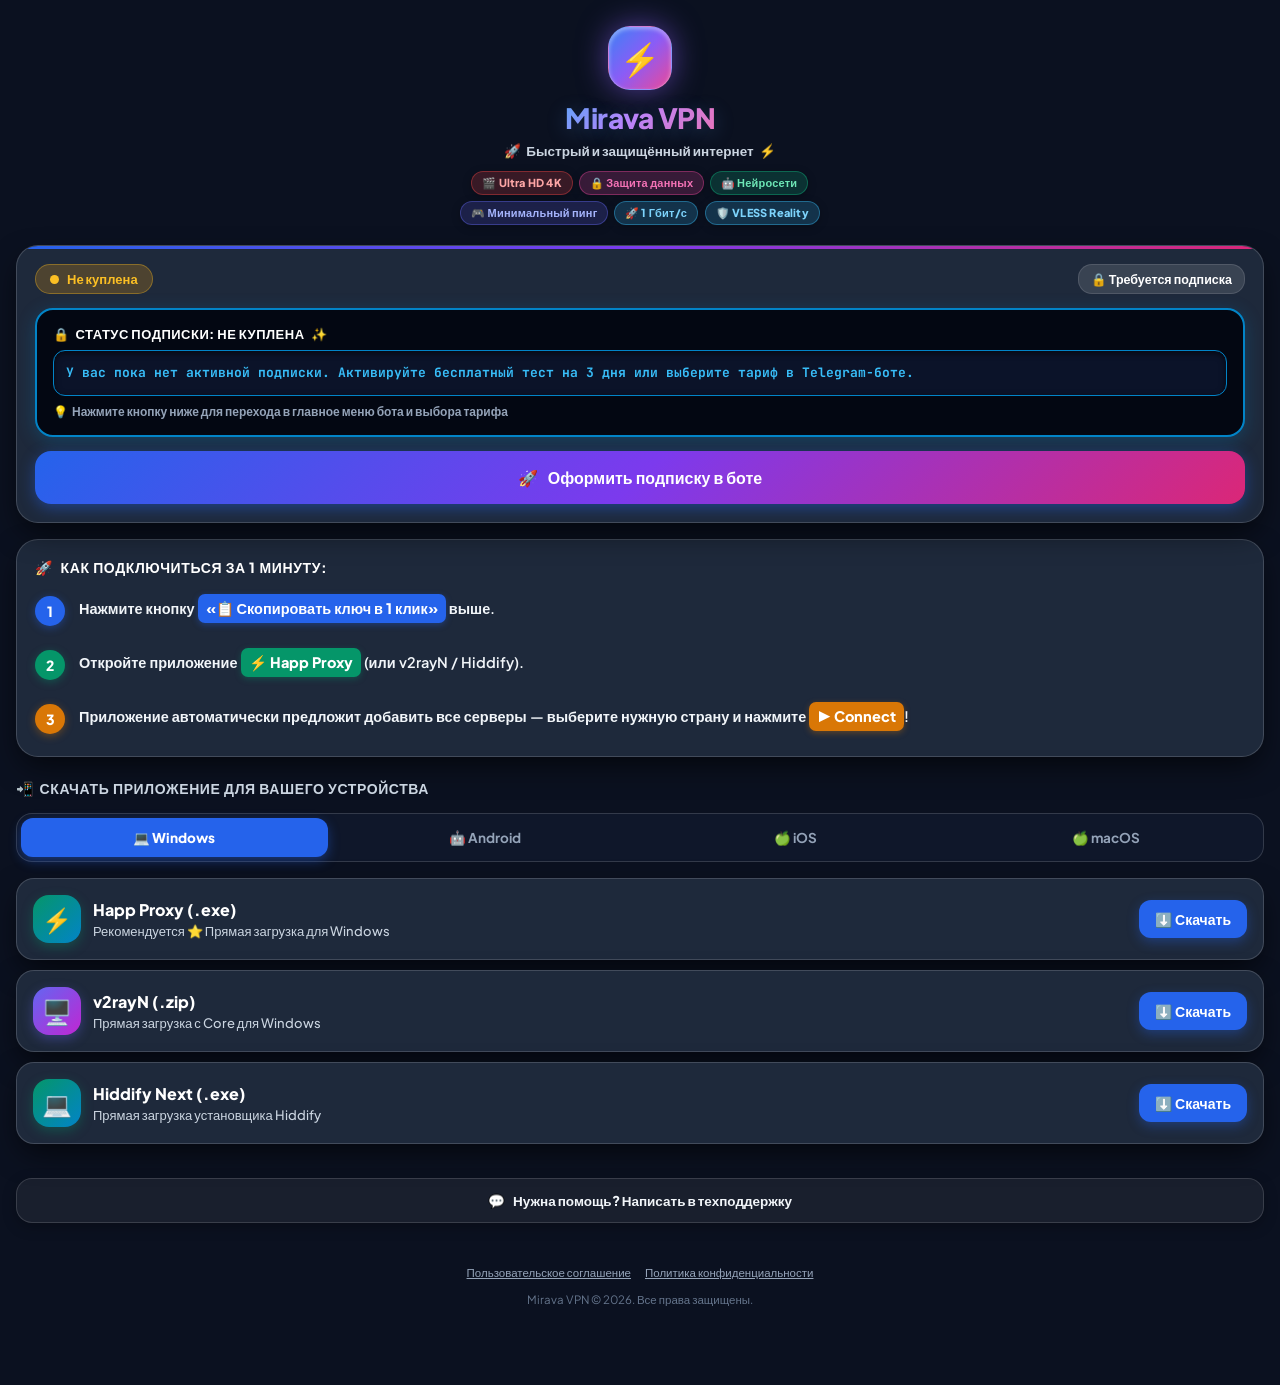
<file: index.html>
<!DOCTYPE html>
<html lang="ru">
<head>
  <meta charset="UTF-8">
  <meta name="viewport" content="width=device-width, initial-scale=1.0, maximum-scale=1.0, user-scalable=no, viewport-fit=cover">
  <meta http-equiv="Cache-Control" content="no-cache, no-store, must-revalidate">
  <meta http-equiv="Pragma" content="no-cache">
  <meta http-equiv="Expires" content="0">
  <meta name="color-scheme" content="dark">
  <meta name="theme-color" content="#0b1120">
  <title>Mirava VPN</title>
  
  <!-- Premium Fonts -->
  <link rel="preconnect" href="https://fonts.googleapis.com">
  <link rel="preconnect" href="https://fonts.gstatic.com" crossorigin>
  <link href="https://fonts.googleapis.com/css2?family=Plus+Jakarta+Sans:wght@500;600;700;800;900&family=JetBrains+Mono:wght@600;700;800&display=swap" rel="stylesheet">
  
  <script src="https://telegram.org/js/telegram-web-app.js"></script>
  <style>
    :root {
      --bg: #0b1120;
      --card-bg: #1e293b;
      --card-border: rgba(255, 255, 255, 0.16);
      --card-shadow: 0 12px 30px -5px rgba(0, 0, 0, 0.65);
      
      --text-main: #ffffff;
      --text-secondary: #f1f5f9;
      --text-muted: #94a3b8;
      
      --accent-gradient: linear-gradient(135deg, #2563eb 0%, #7c3aed 50%, #db2777 100%);
      --happ-gradient: linear-gradient(135deg, #059669 0%, #0284c7 100%);
      --incy-gradient: linear-gradient(135deg, #6366f1 0%, #c026d3 100%);
      
      --cyan: #38bdf8;
      --green: #4ade80;
      --gold: #fbbf24;
    }

    * {
      box-sizing: border-box;
      margin: 0;
      padding: 0;
      -webkit-tap-highlight-color: transparent;
      font-family: 'Plus Jakarta Sans', -apple-system, BlinkMacSystemFont, "Segoe UI", Roboto, sans-serif;
    }

    html {
      background-color: #0b1120 !important;
      background: #0b1120 !important;
      color: #ffffff !important;
    }

    body {
      background-color: #0b1120 !important;
      background: #0b1120 !important;
      color: #ffffff !important;
      min-height: 100vh;
      padding: 16px;
      padding-bottom: 50px;
      display: flex;
      flex-direction: column;
      gap: 16px;
    }

    /* HEADER */
    .header {
      text-align: center;
      padding: 10px 0 4px;
      display: flex;
      flex-direction: column;
      align-items: center;
    }

    .logo-badge {
      display: inline-flex;
      align-items: center;
      justify-content: center;
      width: 64px;
      height: 64px;
      border-radius: 22px;
      background: linear-gradient(135deg, #3b82f6 0%, #8b5cf6 50%, #ec4899 100%);
      box-shadow: 0 0 30px rgba(139, 92, 246, 0.55), inset 0 2px 4px rgba(255, 255, 255, 0.4);
      border: 1px solid rgba(255, 255, 255, 0.25);
      margin-bottom: 10px;
      font-size: 32px;
      animation: glowPulse 3s infinite alternate;
    }

    @keyframes glowPulse {
      0% {
        box-shadow: 0 0 22px rgba(59, 130, 246, 0.5), 0 0 45px rgba(139, 92, 246, 0.25);
        transform: scale(1);
      }
      100% {
        box-shadow: 0 0 35px rgba(236, 72, 153, 0.6), 0 0 60px rgba(59, 130, 246, 0.35);
        transform: scale(1.03);
      }
    }

    .title {
      font-size: 28px;
      font-weight: 900;
      letter-spacing: -0.5px;
      background: linear-gradient(135deg, #60a5fa 0%, #c084fc 45%, #f472b6 100%);
      -webkit-background-clip: text;
      -webkit-text-fill-color: transparent;
      margin-bottom: 4px;
      text-shadow: 0 4px 20px rgba(96, 165, 250, 0.25);
    }

    .subtitle {
      font-size: 13.5px;
      color: #cbd5e1 !important;
      margin-top: 3px;
      font-weight: 600;
      display: flex;
      align-items: center;
      gap: 5px;
      justify-content: center;
    }

    /* FEATURE CHIPS ROW */
    .feature-chips {
      display: flex;
      flex-wrap: wrap;
      justify-content: center;
      gap: 6px;
      margin-top: 12px;
      max-width: 360px;
    }

    .chip {
      font-size: 11px;
      font-weight: 800;
      padding: 4px 10px;
      border-radius: 20px;
      backdrop-filter: blur(4px);
      letter-spacing: 0.2px;
      display: inline-flex;
      align-items: center;
      gap: 4px;
      box-shadow: 0 2px 8px rgba(0, 0, 0, 0.25);
    }
    .chip-yt { background: rgba(239, 68, 68, 0.2); border: 1px solid rgba(239, 68, 68, 0.4); color: #fca5a5; }
    .chip-ig { background: rgba(236, 72, 153, 0.2); border: 1px solid rgba(236, 72, 153, 0.4); color: #f472b6; }
    .chip-ai { background: rgba(16, 185, 129, 0.2); border: 1px solid rgba(16, 185, 129, 0.4); color: #6ee7b7; }
    .chip-dc { background: rgba(99, 102, 241, 0.2); border: 1px solid rgba(99, 102, 241, 0.4); color: #a5b4fc; }
    .chip-loc { background: rgba(56, 189, 248, 0.2); border: 1px solid rgba(56, 189, 248, 0.4); color: #7dd3fc; }

    /* STATUS CARD */
    .status-card {
      background: #1e293b !important;
      border: 1px solid rgba(255, 255, 255, 0.16) !important;
      border-radius: 22px;
      padding: 18px;
      box-shadow: var(--card-shadow);
      display: flex;
      flex-direction: column;
      gap: 14px;
      position: relative;
      overflow: hidden;
    }

    .status-card::before {
      content: '';
      position: absolute;
      top: 0;
      left: 0;
      right: 0;
      height: 3px;
      background: var(--accent-gradient);
    }

    .status-row {
      display: flex;
      justify-content: space-between;
      align-items: center;
      gap: 8px;
    }

    .badge-active {
      display: inline-flex;
      align-items: center;
      gap: 8px;
      background: rgba(34, 197, 94, 0.22) !important;
      color: #4ade80 !important;
      padding: 6px 14px;
      border-radius: 20px;
      font-size: 13px;
      font-weight: 800;
      border: 1px solid rgba(74, 222, 128, 0.35);
    }

    .badge-pulse {
      width: 9px;
      height: 9px;
      background: #4ade80;
      border-radius: 50%;
      animation: pulse 2s infinite;
    }

    .badge-inactive {
      display: inline-flex;
      align-items: center;
      gap: 8px;
      background: rgba(239, 68, 68, 0.22) !important;
      color: #f87171 !important;
      padding: 6px 14px;
      border-radius: 20px;
      font-size: 13px;
      font-weight: 800;
      border: 1px solid rgba(248, 113, 113, 0.35);
    }

    .badge-dot-inactive {
      width: 9px;
      height: 9px;
      background: #f87171;
      border-radius: 50%;
    }

    .badge-unpaid {
      display: inline-flex;
      align-items: center;
      gap: 8px;
      background: rgba(245, 158, 11, 0.22) !important;
      color: #fbbf24 !important;
      padding: 6px 14px;
      border-radius: 20px;
      font-size: 13px;
      font-weight: 800;
      border: 1px solid rgba(251, 191, 36, 0.35);
    }

    .badge-dot-unpaid {
      width: 9px;
      height: 9px;
      background: #fbbf24;
      border-radius: 50%;
    }

    .btn-buy-mode {
      background: linear-gradient(135deg, #2563eb 0%, #7c3aed 100%) !important;
      box-shadow: 0 4px 15px rgba(37, 99, 235, 0.45) !important;
    }

    @keyframes pulse {
      0% { opacity: 1; transform: scale(1); }
      50% { opacity: 0.4; transform: scale(1.3); }
      100% { opacity: 1; transform: scale(1); }
    }

    .servers-count-tag {
      font-size: 12.5px;
      color: #ffffff !important;
      background: rgba(255, 255, 255, 0.12) !important;
      padding: 6px 12px;
      border-radius: 14px;
      font-weight: 800;
      border: 1px solid rgba(255, 255, 255, 0.12);
      display: flex;
      align-items: center;
      gap: 5px;
    }

    /* SUBSCRIPTION LINK BOX - ULTRA HIGH CONTRAST */
    .sub-box {
      background: #030712 !important;
      border-radius: 18px;
      padding: 16px;
      border: 2px solid #0284c7 !important;
      box-shadow: 0 4px 18px rgba(2, 132, 199, 0.28);
    }

    .sub-label {
      font-size: 13px;
      color: #ffffff !important;
      margin-bottom: 8px;
      font-weight: 800;
      letter-spacing: 0.5px;
      text-transform: uppercase;
      display: flex;
      align-items: center;
      gap: 6px;
    }

    .sub-value {
      font-family: 'JetBrains Mono', ui-monospace, SFMono-Regular, monospace;
      font-size: 13px;
      font-weight: 700;
      word-break: break-all;
      color: #38bdf8 !important;
      user-select: all;
      line-height: 1.55;
      background: #0b1329 !important;
      padding: 12px;
      border-radius: 12px;
      border: 1.5px solid #0284c7 !important;
      box-shadow: inset 0 2px 6px rgba(0, 0, 0, 0.6);
    }

    .sub-hint {
      margin-top: 8px;
      font-size: 12px;
      color: #94a3b8;
      font-weight: 600;
      display: flex;
      align-items: center;
      gap: 4px;
    }

    /* BUTTONS */
    .btn-main-copy {
      background: var(--accent-gradient) !important;
      color: #ffffff !important;
      border: none;
      padding: 16px;
      border-radius: 16px;
      font-size: 16px;
      font-weight: 800;
      cursor: pointer;
      display: flex;
      align-items: center;
      justify-content: center;
      gap: 10px;
      box-shadow: 0 8px 25px rgba(124, 58, 237, 0.45);
      transition: transform 0.1s, opacity 0.2s;
    }

    .btn-main-copy:active {
      transform: scale(0.98);
      opacity: 0.9;
    }

    .btn-actions-grid {
      display: grid;
      grid-template-columns: 1fr 1fr;
      gap: 10px;
    }

    .btn-connect-happ {
      background: var(--happ-gradient) !important;
      color: #ffffff !important;
      border: none;
      padding: 14px 10px;
      border-radius: 14px;
      font-size: 14px;
      font-weight: 800;
      cursor: pointer;
      display: flex;
      align-items: center;
      justify-content: center;
      gap: 8px;
      box-shadow: 0 4px 16px rgba(5, 150, 105, 0.45);
      transition: transform 0.1s;
    }

    .btn-connect-happ:active {
      transform: scale(0.97);
    }

    .btn-connect-incy {
      background: var(--incy-gradient) !important;
      color: #ffffff !important;
      border: none;
      padding: 14px 10px;
      border-radius: 14px;
      font-size: 14px;
      font-weight: 800;
      cursor: pointer;
      display: flex;
      align-items: center;
      justify-content: center;
      gap: 8px;
      box-shadow: 0 4px 16px rgba(99, 102, 241, 0.45);
      transition: transform 0.1s;
    }

    .btn-connect-incy:active {
      transform: scale(0.97);
    }

    /* HOW TO CONNECT STEPS */
    .steps-card {
      background: #1e293b !important;
      border: 1px solid rgba(255, 255, 255, 0.16) !important;
      border-radius: 22px;
      padding: 18px;
      box-shadow: var(--card-shadow);
      display: flex;
      flex-direction: column;
      gap: 14px;
    }

    .steps-title {
      font-size: 14px;
      font-weight: 800;
      text-transform: uppercase;
      letter-spacing: 0.6px;
      color: #ffffff !important;
      display: flex;
      align-items: center;
      gap: 8px;
    }

    .step-item {
      display: flex;
      align-items: flex-start;
      gap: 14px;
      padding: 4px 0;
    }

    .step-num {
      width: 30px;
      height: 30px;
      border-radius: 50%;
      background: #2563eb !important;
      color: #ffffff !important;
      font-weight: 800;
      font-size: 14px;
      display: flex;
      align-items: center;
      justify-content: center;
      flex-shrink: 0;
      margin-top: 2px;
      box-shadow: 0 2px 8px rgba(37, 99, 235, 0.4);
    }

    .step-num.green {
      background: #059669 !important;
      box-shadow: 0 2px 8px rgba(5, 150, 105, 0.4);
    }

    .step-num.gold {
      background: #d97706 !important;
      box-shadow: 0 2px 8px rgba(217, 119, 6, 0.4);
    }

    .step-content {
      font-size: 14.5px;
      line-height: 1.6;
      color: #f1f5f9 !important;
      font-weight: 600;
    }
    
    /* SOLID CONTRAST BADGES */
    .hl-blue {
      color: #ffffff !important;
      background: #2563eb !important;
      padding: 3px 8px;
      border-radius: 7px;
      font-weight: 800;
      display: inline-block;
      box-shadow: 0 2px 6px rgba(37, 99, 235, 0.35);
    }

    .hl-green {
      color: #ffffff !important;
      background: #059669 !important;
      padding: 3px 8px;
      border-radius: 7px;
      font-weight: 800;
      display: inline-block;
      box-shadow: 0 2px 6px rgba(5, 150, 105, 0.35);
    }

    .hl-gold {
      color: #ffffff !important;
      background: #d97706 !important;
      padding: 3px 8px;
      border-radius: 7px;
      font-weight: 800;
      display: inline-block;
      box-shadow: 0 2px 6px rgba(217, 119, 6, 0.35);
    }

    /* DEVICE TABS */
    .section-header {
      margin-top: 6px;
    }

    .section-title {
      font-size: 14px;
      font-weight: 800;
      text-transform: uppercase;
      letter-spacing: 0.6px;
      color: #cbd5e1 !important;
      display: flex;
      align-items: center;
      gap: 6px;
    }

    .device-tabs {
      display: flex;
      background: #0f172a !important;
      border-radius: 16px;
      padding: 4px;
      gap: 4px;
      border: 1px solid rgba(255, 255, 255, 0.15) !important;
    }

    .dev-tab {
      flex: 1;
      border: none;
      background: transparent;
      color: #94a3b8 !important;
      padding: 11px 4px;
      border-radius: 12px;
      font-size: 13.5px;
      font-weight: 700;
      cursor: pointer;
      display: flex;
      align-items: center;
      justify-content: center;
      gap: 4px;
      transition: all 0.2s;
    }

    .dev-tab.active {
      background: #2563eb !important;
      color: #ffffff !important;
      font-weight: 800;
      box-shadow: 0 4px 12px rgba(37, 99, 235, 0.4);
    }

    /* APP CARDS */
    .app-card {
      background: #1e293b !important;
      border: 1px solid rgba(255, 255, 255, 0.16) !important;
      border-radius: 18px;
      padding: 16px;
      box-shadow: var(--card-shadow);
      display: flex;
      align-items: center;
      justify-content: space-between;
      gap: 12px;
    }

    .app-info {
      display: flex;
      align-items: center;
      gap: 12px;
    }

    .app-icon {
      width: 48px;
      height: 48px;
      border-radius: 16px;
      display: flex;
      align-items: center;
      justify-content: center;
      font-size: 24px;
      flex-shrink: 0;
    }

    .app-icon.happ {
      background: var(--happ-gradient);
      color: #ffffff;
      box-shadow: 0 4px 12px rgba(5, 150, 105, 0.35);
    }

    .app-icon.incy {
      background: var(--incy-gradient);
      color: #ffffff;
      box-shadow: 0 4px 12px rgba(99, 102, 241, 0.35);
    }

    .app-name {
      font-size: 16px;
      font-weight: 800;
      color: #ffffff !important;
    }

    .app-desc {
      font-size: 13px;
      color: #cbd5e1 !important;
      margin-top: 3px;
      font-weight: 500;
    }

    .btn-download {
      background: #2563eb !important;
      color: #ffffff !important;
      border: none;
      padding: 10px 16px;
      border-radius: 12px;
      font-size: 14px;
      font-weight: 800;
      cursor: pointer;
      text-decoration: none;
      white-space: nowrap;
      transition: opacity 0.2s;
      box-shadow: 0 4px 12px rgba(37, 99, 235, 0.35);
    }

    .btn-download:active {
      opacity: 0.85;
    }

    /* MODAL */
    .modal-overlay {
      position: fixed;
      inset: 0;
      background: rgba(0, 0, 0, 0.85);
      backdrop-filter: blur(6px);
      display: flex;
      align-items: center;
      justify-content: center;
      padding: 20px;
      opacity: 0;
      pointer-events: none;
      transition: opacity 0.25s ease;
      z-index: 999;
    }

    .modal-overlay.active {
      opacity: 1;
      pointer-events: auto;
    }

    .modal-card {
      background: #1e293b !important;
      border: 1px solid rgba(255, 255, 255, 0.25) !important;
      border-radius: 24px;
      padding: 24px;
      max-width: 360px;
      width: 100%;
      box-shadow: 0 20px 40px rgba(0, 0, 0, 0.85);
      transform: translateY(20px);
      transition: transform 0.25s cubic-bezier(0.16, 1, 0.3, 1);
      text-align: center;
    }

    .modal-overlay.active .modal-card {
      transform: translateY(0);
    }

    .modal-icon {
      font-size: 42px;
      margin-bottom: 12px;
    }

    .modal-title {
      font-size: 20px;
      font-weight: 800;
      margin-bottom: 10px;
      color: #ffffff !important;
    }

    .modal-desc {
      font-size: 14px;
      color: #f1f5f9 !important;
      line-height: 1.6;
      margin-bottom: 20px;
      text-align: left;
    }

    .modal-desc b {
      color: #ffffff !important;
      font-weight: 800;
    }

    .modal-btn {
      width: 100%;
      background: var(--accent-gradient) !important;
      color: #ffffff !important;
      border: none;
      padding: 14px;
      border-radius: 14px;
      font-size: 15px;
      font-weight: 800;
      cursor: pointer;
      box-shadow: 0 6px 20px rgba(124, 58, 237, 0.4);
    }

    /* TOAST */
    .toast {
      position: fixed;
      bottom: 24px;
      left: 50%;
      transform: translateX(-50%) translateY(100px);
      background: #030712 !important;
      color: #ffffff !important;
      border: 1.5px solid #38bdf8 !important;
      padding: 12px 22px;
      border-radius: 24px;
      font-size: 14px;
      font-weight: 700;
      box-shadow: 0 10px 30px rgba(0, 0, 0, 0.8);
      display: flex;
      align-items: center;
      gap: 10px;
      opacity: 0;
      transition: all 0.3s cubic-bezier(0.16, 1, 0.3, 1);
      z-index: 1000;
      pointer-events: none;
    }

    .toast.show {
      transform: translateX(-50%) translateY(0);
      opacity: 1;
    }
  </style>
</head>
<body>

  <!-- HEADER -->
  <div class="header">
    <div class="logo-badge">⚡</div>
    <div class="title">Mirava VPN</div>
    <div class="subtitle">
      <span>🚀</span>
      <span>Быстрый и защищённый интернет</span>
      <span>⚡</span>
    </div>

    <!-- FEATURE CHIPS -->
    <div class="feature-chips">
      <span class="chip chip-yt">🎬 Ultra HD 4K</span>
      <span class="chip chip-ig">🔒 Защита данных</span>
      <span class="chip chip-ai">🤖 Нейросети</span>
      <span class="chip chip-dc">🎮 Минимальный пинг</span>
      <span class="chip chip-loc">🚀 1 Гбит/с</span>
      <span class="chip chip-loc">🛡️ VLESS Reality</span>
    </div>
  </div>

  <!-- STATUS CARD -->
  <div class="status-card" id="status-card">
    <div class="status-row">
      <div class="badge-unpaid" id="status-badge">
        <span class="badge-dot-unpaid" id="status-dot"></span>
        <span id="status-text">Проверка...</span>
      </div>
      <div class="servers-count-tag" id="status-tag">
        🌍 Все локации доступны
      </div>
    </div>

    <!-- SUBSCRIPTION LINK BOX -->
    <div class="sub-box" id="sub-box">
      <div class="sub-label">
        <span id="sub-icon-left">🔑</span>
        <span id="sub-label-title">ВАШ УНИВЕРСАЛЬНЫЙ КЛЮЧ ПОДПИСКИ</span>
        <span id="sub-icon-right">⚡</span>
      </div>
      <div class="sub-value" id="sub-url-text">Загрузка ключа...</div>
      <div class="sub-hint">
        <span id="sub-hint-icon">💡</span>
        <span id="sub-hint-text">Нажмите кнопку ниже для импорта всех серверов в 1 клик</span>
      </div>
    </div>

    <button class="btn-main-copy" id="btn-copy-main">
      <span id="btn-copy-icon">📋</span>
      <span id="btn-copy-text">Скопировать ключ в 1 клик</span>
    </button>

    <div class="btn-actions-grid" id="btn-actions-grid">
      <button class="btn-connect-happ" id="btn-sub-happ">
        <span>⚡</span> В Happ Proxy
      </button>
      <button class="btn-connect-incy" id="btn-sub-incy">
        <span>🛡️</span> В INCY / v2ray
      </button>
    </div>
  </div>

  <!-- INSTRUCTIONS STEPS -->
  <div class="steps-card">
    <div class="steps-title">
      <span>🚀</span> Как подключиться за 1 минуту:
    </div>
    <div class="step-item">
      <div class="step-num">1</div>
      <div class="step-content">
        Нажмите кнопку <span class="hl-blue">«📋 Скопировать ключ в 1 клик»</span> выше.
      </div>
    </div>
    <div class="step-item">
      <div class="step-num green">2</div>
      <div class="step-content">
        Откройте приложение <span class="hl-green">⚡ Happ Proxy</span> (или v2rayN / Hiddify).
      </div>
    </div>
    <div class="step-item">
      <div class="step-num gold">3</div>
      <div class="step-content">
        Приложение автоматически предложит добавить все серверы — выберите нужную страну и нажмите <span class="hl-gold">▶️ Connect</span>!
      </div>
    </div>
  </div>

  <!-- DEVICE APPS & DOWNLOADS -->
  <div class="section-header">
    <div class="section-title">
      <span>📲</span>
      <span>Скачать приложение для вашего устройства</span>
    </div>
  </div>

  <div class="device-tabs">
    <button class="dev-tab active" data-dev="windows">💻 Windows</button>
    <button class="dev-tab" data-dev="android">🤖 Android</button>
    <button class="dev-tab" data-dev="ios">🍏 iOS</button>
    <button class="dev-tab" data-dev="mac">🍏 macOS</button>
  </div>

  <div id="device-apps-container" style="display: flex; flex-direction: column; gap: 10px;">
    <!-- Rendered dynamically based on active dev-tab -->
  </div>

  <!-- SUPPORT BUTTON -->
  <div style="margin-top: 18px; margin-bottom: 14px; text-align: center;">
    <a href="https://t.me/demiravasupportbot" target="_blank" style="display: inline-flex; align-items: center; justify-content: center; gap: 8px; width: 100%; padding: 13px 18px; background: rgba(255, 255, 255, 0.06); border: 1px solid rgba(255, 255, 255, 0.14); border-radius: 16px; color: #f1f5f9; font-size: 13.5px; font-weight: 800; text-decoration: none; box-shadow: 0 4px 14px rgba(0,0,0,0.25);">
      <span>💬</span>
      <span>Нужна помощь? Написать в техподдержку</span>
    </a>
  </div>

  <!-- LEGAL FOOTER -->
  <div style="margin-top: 10px; margin-bottom: 24px; text-align: center; font-size: 11.5px; color: #64748b; line-height: 1.8;">
    <div>
      <a href="terms.html" style="color: #94a3b8; text-decoration: underline; margin-right: 12px;">Пользовательское соглашение</a>
      <a href="privacy.html" style="color: #94a3b8; text-decoration: underline;">Политика конфиденциальности</a>
    </div>
    <div style="margin-top: 6px;">
      Mirava VPN © 2026. Все права защищены.
    </div>
  </div>

  <!-- MODAL INSTRUCTION DIALOG -->
  <div class="modal-overlay" id="modal-overlay">
    <div class="modal-card">
      <div class="modal-icon" id="modal-icon">⚡</div>
      <div class="modal-title" id="modal-title">Ключ скопирован!</div>
      <div class="modal-desc" id="modal-desc">
        Откройте приложение — оно автоматически предложит добавить все локации.
      </div>
      <button class="modal-btn" id="modal-close-btn">Понятно, открыть приложение</button>
    </div>
  </div>

  <!-- TOAST NOTIFICATION -->
  <div class="toast" id="toast">
    <span id="toast-icon">✅</span>
    <span id="toast-text">Ключ скопирован в буфер!</span>
  </div>

  <script>
    // Init Telegram WebApp
    const tg = window.Telegram?.WebApp;
    if (tg) {
      tg.ready();
      tg.expand();
      try {
        if (tg.setHeaderColor) tg.setHeaderColor('#0b1120');
        if (tg.setBackgroundColor) tg.setBackgroundColor('#0b1120');
        tg.headerColor = '#0b1120';
        tg.backgroundColor = '#0b1120';
      } catch (e) {}
    }

    // Parse URL params (поддерживаем как query string ?..., так и hash #...)
    const urlParams = new URLSearchParams(window.location.search);
    const hashParams = new URLSearchParams(window.location.hash.startsWith('#') ? window.location.hash.slice(1) : window.location.hash);

    function getParam(key) {
      return (urlParams.get(key) || hashParams.get(key) || '').trim();
    }
    function hasParam(key) {
      return urlParams.has(key) || hashParams.has(key);
    }

    // ==============================================================
    // КОНФИГУРАЦИЯ БЭКЕНДА И API (Mirava VPN Backend)
    // ==============================================================
    // Публичный URL боевого бэкенда (проверка статуса и вебхуки)
    const PUBLIC_BACKEND_URL = 'https://mirava.dedyn.io:8080';

    // Определение базового адреса API бэкенда:
    // 1) Из query/hash параметров запуска (?api=... / ?api_url=... / ?apiUrl=... / ?backend=...)
    // 2) Из глобальной переменной window.API_URL / window.__API_URL__ (если внедрена конфигурация)
    // 3) Локальный хост (localhost / 127.0.0.1) при локальной разработке
    // 4) Гарантированный fallback на PUBLIC_BACKEND_URL, чтобы запросы НИКОГДА не уходили на GitHub Pages
    function resolveBackendApiUrl() {
      const candidate = (
        getParam('api') ||
        getParam('api_url') ||
        getParam('apiUrl') ||
        getParam('backend') ||
        (typeof window !== 'undefined' && (window.API_URL || window.__API_URL__ || window.BACKEND_URL)) ||
        ''
      ).trim();

      // Проверка валидности: не пустой, не null/undefined, не относительный путь, не GitHub Pages
      const isInvalid = !candidate ||
        candidate === 'null' ||
        candidate === 'undefined' ||
        candidate === '/' ||
        candidate.includes('github.io') ||
        (!candidate.startsWith('http://') && !candidate.startsWith('https://'));

      if (isInvalid) {
        if (typeof window !== 'undefined' && (window.location.hostname === 'localhost' || window.location.hostname === '127.0.0.1')) {
          return 'http://localhost:8080';
        }
        return PUBLIC_BACKEND_URL;
      }

      return candidate.replace(/\/+$/, '');
    }

    let apiBase = resolveBackendApiUrl();
    const API_URL = apiBase; // alias для совместимости
    window.apiBase = apiBase;
    window.API_URL = apiBase;

    const rawStatus = (getParam('status') || '').toLowerCase();
    const rawReason = (getParam('reason') || '').toLowerCase();
    const expParam = getParam('exp') || getParam('expires_at') || '';
    const expTsParam = getParam('exp_ts') || '';
    const expTextParam = getParam('exp_text') || '';
    const subParam = getParam('u') || getParam('url') || getParam('sub') || getParam('key') || '';
    const subId = getParam('sub_id') || '';
    const userAuth = getParam('auth') || '';
    const userUuid = getParam('uuid') || '';

    // Clean subscription URL resolution without dummy fallbacks
    let subUrl = '';
    if (subParam && (subParam.startsWith('http://') || subParam.startsWith('https://') || subParam.startsWith('vless://') || subParam.startsWith('vmess://') || subParam.startsWith('ss://'))) {
      subUrl = subParam;
    } else if (subId) {
      subUrl = `https://mirava.dedyn.io:2096/dasdgfdgergtehjk/${encodeURIComponent(subId)}`;
    } else if (userAuth) {
      subUrl = `https://mirava.dedyn.io:2096/dasdgfdgergtehjk/${encodeURIComponent(userAuth)}`;
    }

    // Check expiration by timestamp or ISO date string
    let isExpiredByDate = false;
    if (expTsParam) {
      const ts = Number(expTsParam);
      if (!isNaN(ts) && ts > 0 && (ts * 1000) <= Date.now()) {
        isExpiredByDate = true;
      }
    } else if (expParam) {
      try {
        const cleanExp = expParam.trim().replace(' ', 'T');
        const expDate = new Date(cleanExp);
        if (!isNaN(expDate.getTime()) && expDate.getTime() <= Date.now()) {
          isExpiredByDate = true;
        }
      } catch (e) {}
    }

    // Determine accurate subscription state:
    // 'active' | 'inactive' | 'not_purchased'
    let currentSubStatus = 'not_purchased';

    if (rawStatus === 'not_purchased' || rawStatus === 'none' || rawStatus === 'unpaid' || rawStatus === 'no') {
      currentSubStatus = 'not_purchased';
    } else if (rawStatus === 'inactive' || rawStatus === 'expired' || isExpiredByDate || rawReason === 'expired') {
      currentSubStatus = 'inactive';
    } else if (rawStatus === 'active') {
      if (isExpiredByDate) {
        currentSubStatus = 'inactive';
      } else if (subUrl) {
        currentSubStatus = 'active';
      } else {
        currentSubStatus = 'not_purchased';
      }
    } else {
      // No explicit status provided in query parameters (e.g. opened directly)
      if (isExpiredByDate || rawReason === 'expired') {
        currentSubStatus = 'inactive';
      } else if (subUrl) {
        currentSubStatus = 'active';
      } else {
        currentSubStatus = 'not_purchased';
      }
    }

    // Render subscription status card dynamically
    function applySubscriptionStatus(status) {
      const statusBadge = document.getElementById('status-badge');
      const statusDot = document.getElementById('status-dot');
      const statusText = document.getElementById('status-text');
      const statusTag = document.getElementById('status-tag');
      const subTitle = document.getElementById('sub-label-title');
      const subIconLeft = document.getElementById('sub-icon-left');
      const subIconRight = document.getElementById('sub-icon-right');
      const subUrlText = document.getElementById('sub-url-text');
      const subHintText = document.getElementById('sub-hint-text');
      const btnCopy = document.getElementById('btn-copy-main');
      const btnCopyText = document.getElementById('btn-copy-text');
      const btnCopyIcon = document.getElementById('btn-copy-icon');
      const actionsGrid = document.getElementById('btn-actions-grid');

      if (!statusBadge) return;

      if (status === 'active') {
        statusBadge.className = 'badge-active';
        statusDot.className = 'badge-pulse';
        statusText.innerText = 'Подписка активна';
        statusTag.innerText = expTextParam ? `⏳ До ${expTextParam}` : '🌍 Все локации доступны';
        statusTag.style.color = '#ffffff';

        if (subIconLeft) subIconLeft.innerText = '🔑';
        if (subTitle) subTitle.innerText = 'ВАШ УНИВЕРСАЛЬНЫЙ КЛЮЧ ПОДПИСКИ';
        if (subIconRight) subIconRight.innerText = '⚡';
        if (subUrlText) subUrlText.innerText = subUrl;
        if (subHintText) subHintText.innerText = 'Нажмите кнопку ниже для импорта всех серверов в 1 клик';

        if (btnCopy) {
          btnCopy.classList.remove('btn-buy-mode');
          if (btnCopyIcon) btnCopyIcon.innerText = '📋';
          if (btnCopyText) btnCopyText.innerText = 'Скопировать ключ в 1 клик';
        }
        if (actionsGrid) actionsGrid.style.display = 'grid';
      } else if (status === 'inactive') {
        statusBadge.className = 'badge-inactive';
        statusDot.className = 'badge-dot-inactive';
        statusText.innerText = 'Неактивна';
        statusTag.innerText = expTextParam ? `⚠️ Истекла ${expTextParam}` : '⚠️ Срок действия истёк';
        statusTag.style.color = '#fca5a5';

        if (subIconLeft) subIconLeft.innerText = '🔒';
        if (subTitle) subTitle.innerText = 'СТАТУС ПОДПИСКИ: НЕАКТИВНА';
        if (subIconRight) subIconRight.innerText = '⚠️';
        if (subUrlText) subUrlText.innerText = 'Срок действия вашей подписки истёк. Продлите доступ в Telegram-боте для подключения ко всем серверам.';
        if (subHintText) subHintText.innerText = 'Перейдите в чат бота и выберите «Купить подписку» для возобновления доступа';

        if (btnCopy) {
          btnCopy.classList.add('btn-buy-mode');
          if (btnCopyIcon) btnCopyIcon.innerText = '💳';
          if (btnCopyText) btnCopyText.innerText = 'Продлить подписку в боте';
        }
        if (actionsGrid) actionsGrid.style.display = 'none';
      } else {
        // 'not_purchased'
        statusBadge.className = 'badge-unpaid';
        statusDot.className = 'badge-dot-unpaid';
        statusText.innerText = 'Не куплена';
        statusTag.innerText = '🔒 Требуется подписка';
        statusTag.style.color = '#fde68a';

        if (subIconLeft) subIconLeft.innerText = '🔒';
        if (subTitle) subTitle.innerText = 'СТАТУС ПОДПИСКИ: НЕ КУПЛЕНА';
        if (subIconRight) subIconRight.innerText = '✨';
        if (subUrlText) subUrlText.innerText = 'У вас пока нет активной подписки. Активируйте бесплатный тест на 3 дня или выберите тариф в Telegram-боте.';
        if (subHintText) subHintText.innerText = 'Нажмите кнопку ниже для перехода в главное меню бота и выбора тарифа';

        if (btnCopy) {
          btnCopy.classList.add('btn-buy-mode');
          if (btnCopyIcon) btnCopyIcon.innerText = '🚀';
          if (btnCopyText) btnCopyText.innerText = 'Оформить подписку в боте';
        }
        if (actionsGrid) actionsGrid.style.display = 'none';
      }
    }

    // Immediate initial status render to avoid flicker or delayed render
    try {
      applySubscriptionStatus(currentSubStatus);
    } catch (e) {}

    // Auto-detect initial device tab
    let defaultDev = 'windows';
    const ua = navigator.userAgent;
    if (/iPhone|iPad|iPod/i.test(ua)) defaultDev = 'ios';
    else if (/Android/i.test(ua)) defaultDev = 'android';
    else if (/Macintosh|Mac OS/i.test(ua)) defaultDev = 'mac';

    let currentDevice = getParam('device') || defaultDev;

    // DIRECT DOWNLOAD APPS LIST
    const APPS = {
      windows: [
        { name: 'Happ Proxy (.exe)', desc: 'Рекомендуется ⭐ Прямая загрузка для Windows', iconClass: 'happ', icon: '⚡', url: 'https://github.com/Happ-proxy/happ-desktop/releases/latest/download/setup-Happ.x64.exe' },
        { name: 'v2rayN (.zip)', desc: 'Прямая загрузка с Core для Windows', iconClass: 'incy', icon: '🖥️', url: 'https://github.com/2dust/v2rayN/releases/latest/download/v2rayN-With-Core.zip' },
        { name: 'Hiddify Next (.exe)', desc: 'Прямая загрузка установщика Hiddify', iconClass: 'happ', icon: '💻', url: 'https://github.com/hiddify/hiddify-app/releases/latest/download/Hiddify-Windows-Setup-x64.exe' }
      ],
      android: [
        { name: 'Happ Proxy (.apk)', desc: 'Рекомендуется ⭐ Прямая загрузка APK', iconClass: 'happ', icon: '⚡', url: 'https://github.com/Happ-proxy/happ-android/releases/latest/download/Happ.apk' },
        { name: 'Happ Proxy', desc: 'Установить из Google Play', iconClass: 'happ', icon: '📲', url: 'https://play.google.com/store/apps/details?id=com.happproxy' },
        { name: 'v2rayNG', desc: 'Установить из Google Play', iconClass: 'incy', icon: '⚙️', url: 'https://play.google.com/store/apps/details?id=com.v2ray.ang' }
      ],
      ios: [
        { name: 'Happ Proxy', desc: 'Рекомендуется ⭐ Самый быстрый клиент', iconClass: 'happ', icon: '⚡', url: 'https://apps.apple.com/app/happ-proxy-utility/id6504287215' },
        { name: 'INCY', desc: 'Удобный надежный клиент', iconClass: 'incy', icon: '🛡️', url: 'https://apps.apple.com/app/incy-vless/id6475654388' }
      ],
      mac: [
        { name: 'Happ Proxy (.dmg)', desc: 'Прямая загрузка для macOS', iconClass: 'happ', icon: '⚡', url: 'https://github.com/Happ-proxy/happ-desktop/releases/latest/download/Happ.macOS.universal.dmg' },
        { name: 'Happ Proxy (App Store)', desc: 'Установить из Mac App Store', iconClass: 'happ', icon: '🍏', url: 'https://apps.apple.com/app/happ-proxy-utility/id6504287215' }
      ]
    };

    // Helper Toast
    function showToast(text, icon = '✅') {
      const toast = document.getElementById('toast');
      document.getElementById('toast-text').innerText = text;
      document.getElementById('toast-icon').innerText = icon;
      toast.classList.add('show');
      if (tg?.HapticFeedback) {
        tg.HapticFeedback.notificationOccurred('success');
      }
      setTimeout(() => {
        toast.classList.remove('show');
      }, 2500);
    }

    // Modal Helper
    function showModal(title, desc, icon = '⚡') {
      document.getElementById('modal-title').innerText = title;
      document.getElementById('modal-desc').innerHTML = desc;
      document.getElementById('modal-icon').innerText = icon;
      document.getElementById('modal-overlay').classList.add('active');
    }

    document.getElementById('modal-close-btn').addEventListener('click', () => {
      document.getElementById('modal-overlay').classList.remove('active');
    });

    // Copy to clipboard
    function copyText(str, msg = 'Ключ скопирован в буфер!') {
      if (!str) {
        showToast('⚠️ Ключ подписки недоступен', '❌');
        return;
      }
      if (navigator.clipboard && navigator.clipboard.writeText) {
        navigator.clipboard.writeText(str).then(() => showToast(msg)).catch(() => fallbackCopy(str, msg));
      } else {
        fallbackCopy(str, msg);
      }
    }

    function fallbackCopy(str, msg) {
      const el = document.createElement('textarea');
      el.value = str;
      el.style.position = 'fixed';
      el.style.opacity = '0';
      document.body.appendChild(el);
      el.select();
      document.execCommand('copy');
      document.body.removeChild(el);
      showToast(msg);
    }

    // Action: Connect via Happ
    function connectHapp() {
      if (currentSubStatus !== 'active' || !subUrl) {
        showToast('⚠️ Подписка не активна. Сначала оформите её в боте.', '🔒');
        return;
      }
      copyText(subUrl, 'Ключ скопирован в буфер обмена!');
      if (tg?.HapticFeedback) tg.HapticFeedback.impactOccurred('medium');

      try {
        const link = document.createElement('a');
        link.href = `happ://add/${subUrl}`;
        document.body.appendChild(link);
        link.click();
        document.body.removeChild(link);
      } catch (e) {}

      try {
        window.location.href = `happ://add/${subUrl}`;
      } catch (e) {}

      showModal(
        '⚡ Добавление в Happ Proxy',
        'Ключ уже <b>скопирован в буфер обмена</b>!<br><br>' +
        '<b>Что делать:</b><br>' +
        '1. Откройте приложение <b>Happ Proxy</b> на вашем устройстве.<br>' +
        '2. Приложение автоматически предложит добавить подписку (или нажмите <b>«+» ➔ «Импорт из буфера»</b>).<br>' +
        '3. Выберите нужный сервер и включите защиту!',
        '⚡'
      );
    }

    // Action: Connect via INCY
    function connectIncy() {
      if (currentSubStatus !== 'active' || !subUrl) {
        showToast('⚠️ Подписка не активна. Сначала оформите её в боте.', '🔒');
        return;
      }
      copyText(subUrl, 'Ключ скопирован в буфер обмена!');
      if (tg?.HapticFeedback) tg.HapticFeedback.impactOccurred('medium');

      try {
        window.location.href = `incy://${subUrl}`;
      } catch (e) {}

      showModal(
        '🛡️ Добавление в INCY / v2ray',
        'Ключ уже <b>скопирован в буфер обмена</b>!<br><br>' +
        '<b>Что делать:</b><br>' +
        '1. Откройте <b>INCY</b> или <b>v2rayN / v2rayNG</b>.<br>' +
        '2. Нажмите кнопку <b>«+» ➔ «Импорт из буфера обмена»</b>.<br>' +
        '3. Все серверы и локации добавятся автоматически!',
        '🛡️'
      );
    }

    // Render Device Apps
    function renderDeviceApps(dev) {
      const container = document.getElementById('device-apps-container');
      const apps = APPS[dev] || APPS.windows;
      container.innerHTML = apps.map(a => `
        <div class="app-card">
          <div class="app-info">
            <div class="app-icon ${a.iconClass}">${a.icon}</div>
            <div>
              <div class="app-name">${a.name}</div>
              <div class="app-desc">${a.desc}</div>
            </div>
          </div>
          <a class="btn-download" href="${a.url}" target="_blank">⬇️ Скачать</a>
        </div>
      `).join('');
    }

    // Device Tabs Switcher
    document.querySelectorAll('.dev-tab').forEach(tab => {
      tab.addEventListener('click', () => {
        document.querySelectorAll('.dev-tab').forEach(t => t.classList.remove('active'));
        tab.classList.add('active');
        currentDevice = tab.getAttribute('data-dev');
        if (tg?.HapticFeedback) tg.HapticFeedback.selectionChanged();
        renderDeviceApps(currentDevice);
      });
    });

    // Set initial active tab
    document.querySelectorAll('.dev-tab').forEach(t => {
      if (t.getAttribute('data-dev') === currentDevice) {
        t.classList.add('active');
      } else {
        t.classList.remove('active');
      }
    });

    // Main button action: Copy key or Redirect to bot
    function handleMainButtonClick() {
      if (currentSubStatus === 'active') {
        if (!subUrl) {
          showToast('⚠️ Ключ подписки не найден', '❌');
          return;
        }
        copyText(subUrl, 'Ключ скопирован! Вставьте в Happ или v2ray');
      } else {
        if (tg) {
          try {
            if (tg.HapticFeedback) tg.HapticFeedback.impactOccurred('medium');
            tg.close();
            return;
          } catch (e) {}
        }
        showToast('💡 Откройте меню Telegram-бота для выбора тарифа!', '💬');
      }
    }

    // Attach Event Listeners
    document.getElementById('btn-copy-main').addEventListener('click', handleMainButtonClick);
    document.getElementById('btn-sub-happ').addEventListener('click', connectHapp);
    document.getElementById('btn-sub-incy').addEventListener('click', connectIncy);

    // Initial render
    applySubscriptionStatus(currentSubStatus);
    renderDeviceApps(currentDevice);

    // Auto-connect to Happ if requested via query param (only if subscription is active)
    if ((hasParam('happ') || getParam('auto') === 'happ' || getParam('action') === 'happ') && currentSubStatus === 'active' && subUrl) {
      setTimeout(connectHapp, 300);
    }
  </script>
</body>
</html>
</file>
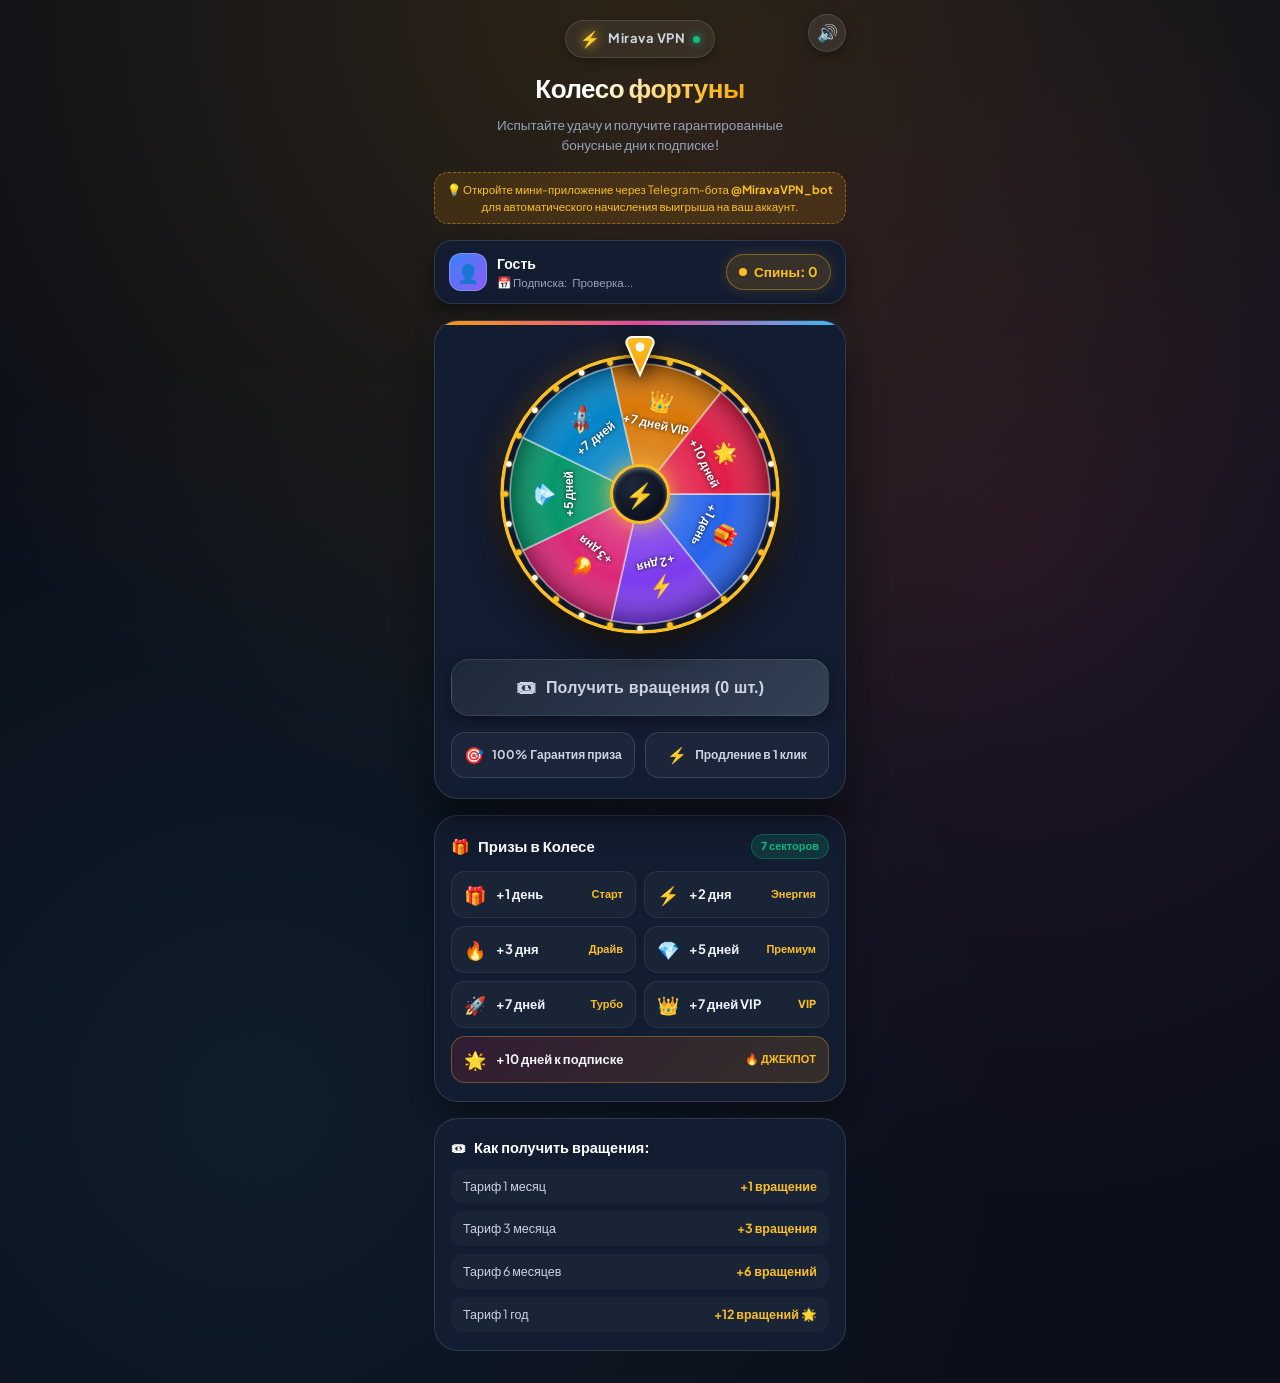
<file: wheel/index.html>
<!DOCTYPE html>
<html lang="ru">
<head>
  <meta charset="UTF-8">
  <meta name="viewport" content="width=device-width, initial-scale=1.0, maximum-scale=1.0, user-scalable=no">
  <title>Колесо фортуны — Mirava VPN</title>

  <!-- Telegram WebApp SDK -->
  <script src="https://telegram.org/js/telegram-web-app.js"></script>

  <!-- Typography: Google Fonts Plus Jakarta Sans -->
  <link rel="preconnect" href="https://fonts.googleapis.com">
  <link rel="preconnect" href="https://fonts.gstatic.com" crossorigin>
  <link href="https://fonts.googleapis.com/css2?family=Plus+Jakarta+Sans:wght@400;500;600;700;800;900&display=swap" rel="stylesheet">

  <!-- Styles -->
  <link rel="stylesheet" href="style.css">

  <!-- Mobile meta -->
  <meta name="theme-color" content="#0b0f19">
  <meta name="apple-mobile-web-app-capable" content="yes">
  <meta name="apple-mobile-web-app-status-bar-style" content="black-translucent">
</head>
<body>

  <!-- CONFETTI CANVAS (WIN CELEBRATION) -->
  <canvas id="confetti-canvas"></canvas>

  <div class="app-wrapper">

    <!-- SOUND TOGGLE (MUTE / UNMUTE) -->
    <button class="sound-toggle-btn" id="sound-toggle-btn" type="button" aria-label="Включить или выключить звук" title="Звук: Включен">
      <span class="sound-icon" id="sound-toggle-icon">🔊</span>
    </button>

    <!-- HEADER / BRANDING -->
    <header class="app-header">
      <div class="brand-badge">
        <span class="brand-icon">⚡</span>
        <span>Mirava VPN</span>
        <span class="brand-dot"></span>
      </div>
      <h1 class="app-title">Колесо фортуны</h1>
      <p class="app-subtitle">Испытайте удачу и получите гарантированные бонусные дни к подписке!</p>
    </header>

    <!-- DEMO / PREVIEW BANNER (IF OPENED OUTSIDE TELEGRAM) -->
    <div class="demo-banner" id="demo-banner">
      💡 Откройте мини-приложение через Telegram-бота <b>@MiravaVPN_bot</b> для автоматического начисления выигрыша на ваш аккаунт.
    </div>

    <!-- USER STATUS & SPINS BAR -->
    <div class="user-status-card">
      <div class="user-info-side">
        <div class="user-avatar-badge" id="user-avatar-badge">👤</div>
        <div class="user-details">
          <span class="user-name-text" id="user-name-text">Загрузка...</span>
          <span class="user-sub-label">
            <span>📅 Подписка:</span>
            <span id="user-sub-status">Проверка...</span>
          </span>
        </div>
      </div>

      <div class="wheel-spins-pill" id="wheel-spins-pill">
        <span class="spins-live-dot"></span>
        <span>Спины: <b id="wheel-spins-count">0</b></span>
      </div>
    </div>

    <!-- MAIN WHEEL CARD -->
    <main class="wheel-main-card">

      <!-- WHEEL STAGE -->
      <div class="wheel-stage-container">
        <!-- AMBIENT GLOW -->
        <div class="wheel-glow-bg"></div>

        <!-- STATIONARY POINTER ARROW (AT TOP 12 O'CLOCK) -->
        <div class="wheel-pointer" id="wheel-pointer">
          <svg width="34" height="42" viewBox="0 0 34 42" fill="none" xmlns="http://www.w3.org/2000/svg">
            <path d="M17 40L4 10C2 6 5 2 9 2H25C29 2 32 6 30 10L17 40Z" fill="url(#pointer-grad)" stroke="#ffffff" stroke-width="2"/>
            <circle cx="17" cy="12" r="4.5" fill="#ffffff" filter="drop-shadow(0 0 4px #fbbf24)"/>
            <defs>
              <linearGradient id="pointer-grad" x1="17" y1="2" x2="17" y2="40" gradientUnits="userSpaceOnUse">
                <stop stop-color="#fbbf24"/>
                <stop offset="1" stop-color="#f59e0b"/>
              </linearGradient>
            </defs>
          </svg>
        </div>

        <!-- ROTATING WHEEL -->
        <div class="wheel-rotator" id="wheel-rotator">
          <canvas id="wheel-canvas" width="280" height="280"></canvas>
        </div>

        <!-- CENTER CAP BUTTON -->
        <div class="wheel-center-cap" id="wheel-center-cap" title="Крутить колесо">
          <span id="wheel-center-icon">⚡</span>
        </div>
      </div>

      <!-- PRIMARY SPIN BUTTON -->
      <button class="btn-spin-action pulse-btn" id="btn-spin-action">
        <span class="btn-icon-spin" id="btn-spin-icon">🎰</span>
        <span id="btn-spin-text">Испытать удачу</span>
      </button>

      <!-- HIGHLIGHT INFO PILLS -->
      <div class="info-pills-grid">
        <div class="info-pill trigger-info-modal" style="cursor: pointer;">
          <span class="info-pill-icon">🎯</span>
          <span>100% Гарантия приза</span>
        </div>
        <div class="info-pill trigger-info-modal" style="cursor: pointer;">
          <span class="info-pill-icon">⚡</span>
          <span>Продление в 1 клик</span>
        </div>
      </div>

    </main>

    <!-- PRIZES SHOWCASE SECTION -->
    <section class="prizes-showcase-card">
      <div class="section-head">
        <div class="section-title">
          <span>🎁</span>
          <span>Призы в Колесе</span>
        </div>
        <span class="section-badge">7 секторов</span>
      </div>

      <div class="prizes-list">
        <div class="prize-item">
          <span class="prize-item-icon">🎁</span>
          <span>+1 день</span>
          <span class="prize-item-tag">Старт</span>
        </div>
        <div class="prize-item">
          <span class="prize-item-icon">⚡</span>
          <span>+2 дня</span>
          <span class="prize-item-tag">Энергия</span>
        </div>
        <div class="prize-item">
          <span class="prize-item-icon">🔥</span>
          <span>+3 дня</span>
          <span class="prize-item-tag">Драйв</span>
        </div>
        <div class="prize-item">
          <span class="prize-item-icon">💎</span>
          <span>+5 дней</span>
          <span class="prize-item-tag">Премиум</span>
        </div>
        <div class="prize-item">
          <span class="prize-item-icon">🚀</span>
          <span>+7 дней</span>
          <span class="prize-item-tag">Турбо</span>
        </div>
        <div class="prize-item">
          <span class="prize-item-icon">👑</span>
          <span>+7 дней VIP</span>
          <span class="prize-item-tag">VIP</span>
        </div>
        <div class="prize-item special-prize">
          <span class="prize-item-icon">🌟</span>
          <span>+10 дней к подписке</span>
          <span class="prize-item-tag">🔥 ДЖЕКПОТ</span>
        </div>
      </div>
    </section>

    <!-- RULES & HOW TO GET SPINS -->
    <section class="rules-card">
      <div class="rules-title">
        <span>🎟</span>
        <span>Как получить вращения:</span>
      </div>
      <div class="rules-list">
        <div class="rule-row">
          <span>Тариф 1 месяц</span>
          <b>+1 вращение</b>
        </div>
        <div class="rule-row">
          <span>Тариф 3 месяца</span>
          <b>+3 вращения</b>
        </div>
        <div class="rule-row">
          <span>Тариф 6 месяцев</span>
          <b>+6 вращений</b>
        </div>
        <div class="rule-row">
          <span>Тариф 1 год</span>
          <b>+12 вращений 🌟</b>
        </div>
      </div>
    </section>

  </div>

  <!-- WIN CELEBRATION MODAL -->
  <div class="modal-overlay" id="win-modal-overlay">
    <div class="modal-card win-modal-card">
      <div class="modal-icon-badge" id="win-modal-icon">🎉</div>
      <h2 class="modal-title">ВЫИГРЫШ В КОЛЕСЕ!</h2>
      <div class="win-prize-badge" id="win-prize-badge">🎁 +1 день</div>
      <div class="modal-desc" id="win-modal-desc"></div>
      <button class="modal-action-btn" id="win-modal-close-btn">Отлично! Забрать приз 🚀</button>
    </div>
  </div>

  <!-- HOW TO GET SPINS INFO MODAL -->
  <div class="modal-overlay" id="info-modal-overlay">
    <div class="modal-card">
      <div class="modal-icon-badge">🎟</div>
      <h2 class="modal-title">Вращения Колеса</h2>
      <div class="modal-desc" style="text-align: left; margin-top: 12px;">
        Каждый прокрут колеса гарантированно продлевает вашу подписку на бонусные дни!<br><br>
        <b>Начисление попыток при оплате тарифа:</b><br>
        • <b>1 месяц</b> — 1 спин<br>
        • <b>3 месяца</b> — 3 спина<br>
        • <b>6 месяцев</b> — 6 спинов<br>
        • <b>1 год</b> — 12 спинов 🌟<br><br>
        <i>Оплатить тариф или пополнить баланс можно в Telegram-боте.</i>
      </div>
      <button class="modal-action-btn" id="info-modal-close-btn">Понятно</button>
    </div>
  </div>

  <!-- TOAST NOTIFICATION CONTAINER -->
  <div class="toast-container" id="toast-container">
    <span id="toast-icon">ℹ️</span>
    <span id="toast-text">Уведомление</span>
  </div>

  <!-- Logic -->
  <script src="wheel.js"></script>
</body>
</html>
</file>
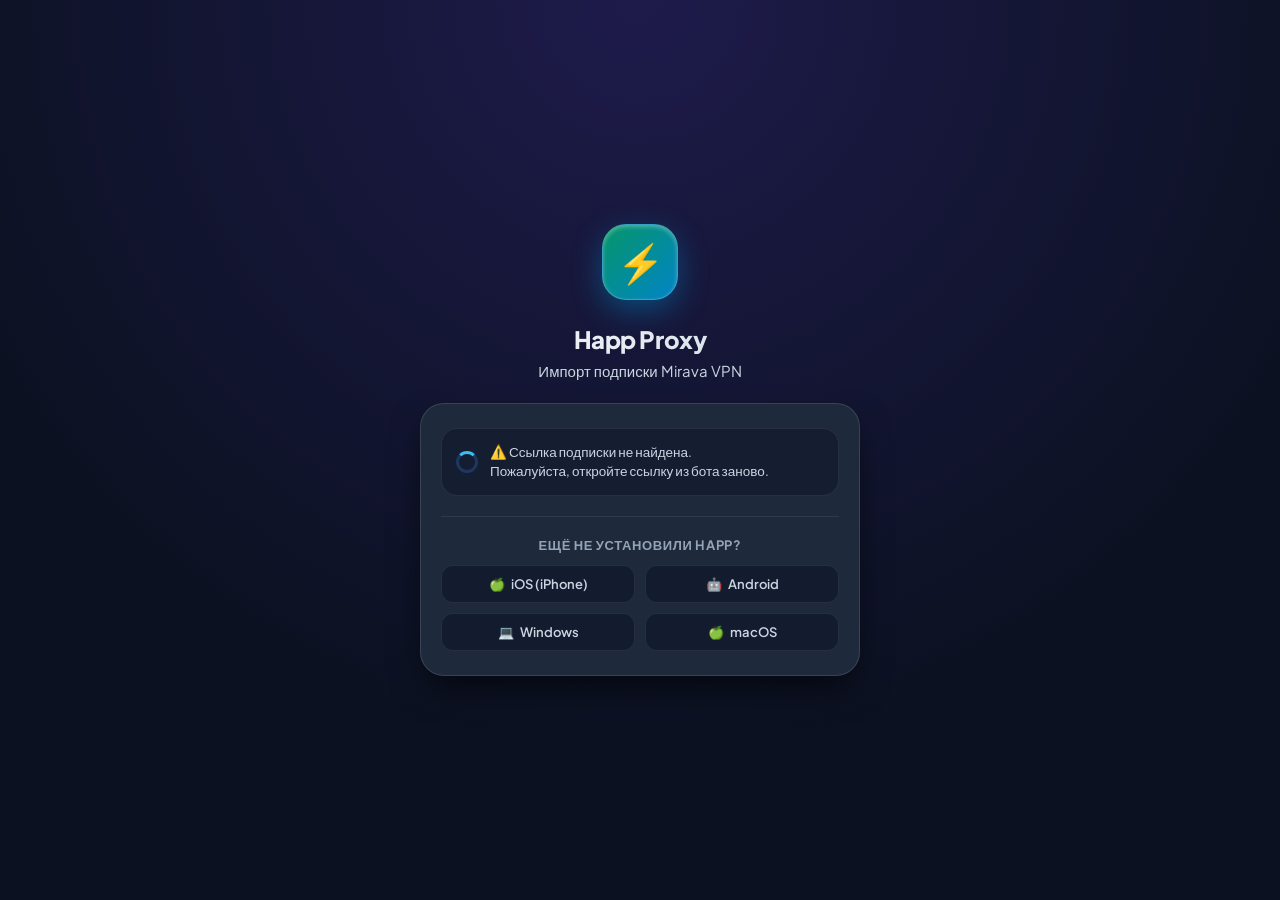
<file: happ.html>
<!DOCTYPE html>
<html lang="ru">
<head>
  <meta charset="UTF-8">
  <meta name="viewport" content="width=device-width, initial-scale=1.0, maximum-scale=1.0, user-scalable=no, viewport-fit=cover">
  <meta name="referrer" content="no-referrer">
  <meta name="color-scheme" content="dark">
  <meta name="theme-color" content="#0b1120">
  <title>Happ Proxy — Подключение Mirava VPN</title>
  
  <link rel="preconnect" href="https://fonts.googleapis.com">
  <link rel="preconnect" href="https://fonts.gstatic.com" crossorigin>
  <link href="https://fonts.googleapis.com/css2?family=Plus+Jakarta+Sans:wght@500;600;700;800;900&family=JetBrains+Mono:wght@600;700&display=swap" rel="stylesheet">

  <style>
    :root {
      --bg: #0b1120;
      --card-bg: #1e293b;
      --card-border: rgba(255, 255, 255, 0.12);
      --card-shadow: 0 16px 36px -8px rgba(0, 0, 0, 0.7);
      --text-main: #ffffff;
      --text-secondary: #cbd5e1;
      --text-muted: #94a3b8;
      --accent: #3b82f6;
      --accent-glow: rgba(59, 130, 246, 0.4);
      --green: #10b981;
    }

    * {
      box-sizing: border-box;
      margin: 0;
      padding: 0;
      -webkit-tap-highlight-color: transparent;
      font-family: 'Plus Jakarta Sans', -apple-system, BlinkMacSystemFont, "Segoe UI", Roboto, sans-serif;
    }

    body {
      background: radial-gradient(circle at 50% 0%, #1e1b4b 0%, #0b1120 70%);
      color: var(--text-main);
      min-height: 100vh;
      display: flex;
      flex-direction: column;
      align-items: center;
      justify-content: center;
      padding: 24px 16px;
      text-align: center;
    }

    .container {
      width: 100%;
      max-width: 440px;
      display: flex;
      flex-direction: column;
      gap: 20px;
    }

    .badge-wrap {
      display: flex;
      justify-content: center;
      margin-bottom: 4px;
    }

    .logo-badge {
      width: 76px;
      height: 76px;
      border-radius: 24px;
      background: linear-gradient(135deg, #059669 0%, #0284c7 100%);
      display: flex;
      align-items: center;
      justify-content: center;
      font-size: 38px;
      box-shadow: 0 10px 30px rgba(2, 132, 199, 0.45), inset 0 2px 4px rgba(255, 255, 255, 0.3);
      border: 1px solid rgba(255, 255, 255, 0.2);
      animation: pulse 2.5s infinite alternate;
    }

    @keyframes pulse {
      0% { transform: scale(1); box-shadow: 0 10px 25px rgba(2, 132, 199, 0.4); }
      100% { transform: scale(1.04); box-shadow: 0 15px 35px rgba(5, 150, 105, 0.6); }
    }

    h1 {
      font-size: 24px;
      font-weight: 800;
      letter-spacing: -0.02em;
      background: linear-gradient(135deg, #ffffff 0%, #cbd5e1 100%);
      -webkit-background-clip: text;
      -webkit-text-fill-color: transparent;
      margin-bottom: 6px;
    }

    .subtitle {
      font-size: 15px;
      color: var(--text-secondary);
      line-height: 1.5;
    }

    .card {
      background: var(--card-bg);
      border: 1px solid var(--card-border);
      border-radius: 24px;
      padding: 24px 20px;
      box-shadow: var(--card-shadow);
      display: flex;
      flex-direction: column;
      gap: 16px;
    }

    .status-box {
      background: rgba(15, 23, 42, 0.6);
      border: 1px solid rgba(255, 255, 255, 0.08);
      border-radius: 16px;
      padding: 14px;
      display: flex;
      align-items: center;
      gap: 12px;
      text-align: left;
    }

    .spinner {
      width: 22px;
      height: 22px;
      border: 3px solid rgba(59, 130, 246, 0.25);
      border-top-color: #38bdf8;
      border-radius: 50%;
      animation: spin 0.8s linear infinite;
      flex-shrink: 0;
    }

    @keyframes spin {
      to { transform: rotate(360deg); }
    }

    .status-text {
      font-size: 13.5px;
      color: var(--text-secondary);
      line-height: 1.4;
    }

    .status-text b {
      color: #38bdf8;
    }

    .btn-main {
      display: inline-flex;
      align-items: center;
      justify-content: center;
      gap: 10px;
      width: 100%;
      background: linear-gradient(135deg, #059669 0%, #0284c7 100%);
      color: #ffffff;
      text-decoration: none;
      font-weight: 700;
      font-size: 16px;
      padding: 16px;
      border-radius: 16px;
      border: none;
      cursor: pointer;
      box-shadow: 0 10px 24px rgba(2, 132, 199, 0.35);
      transition: all 0.2s ease;
    }

    .btn-main:active {
      transform: scale(0.98);
      filter: brightness(1.1);
    }

    .btn-secondary {
      display: inline-flex;
      align-items: center;
      justify-content: center;
      gap: 8px;
      width: 100%;
      background: rgba(255, 255, 255, 0.08);
      color: var(--text-secondary);
      text-decoration: none;
      font-weight: 600;
      font-size: 14px;
      padding: 13px;
      border-radius: 14px;
      border: 1px solid rgba(255, 255, 255, 0.1);
      cursor: pointer;
      transition: all 0.2s ease;
    }

    .btn-secondary:active {
      background: rgba(255, 255, 255, 0.14);
      color: #fff;
    }

    .divider {
      height: 1px;
      background: rgba(255, 255, 255, 0.08);
      margin: 4px 0;
    }

    .install-title {
      font-size: 13px;
      font-weight: 700;
      text-transform: uppercase;
      letter-spacing: 0.05em;
      color: var(--text-muted);
      margin-bottom: -4px;
    }

    .download-grid {
      display: grid;
      grid-template-columns: 1fr 1fr;
      gap: 10px;
    }

    .dl-btn {
      display: flex;
      align-items: center;
      justify-content: center;
      gap: 6px;
      background: rgba(15, 23, 42, 0.7);
      border: 1px solid rgba(255, 255, 255, 0.08);
      border-radius: 12px;
      padding: 10px 8px;
      color: var(--text-secondary);
      text-decoration: none;
      font-size: 13px;
      font-weight: 600;
      transition: all 0.2s ease;
    }

    .dl-btn:active {
      background: rgba(255, 255, 255, 0.12);
      color: #fff;
    }

    .toast {
      position: fixed;
      bottom: 24px;
      left: 50%;
      transform: translateX(-50%) translateY(100px);
      background: #10b981;
      color: #ffffff;
      padding: 12px 24px;
      border-radius: 30px;
      font-size: 14px;
      font-weight: 700;
      box-shadow: 0 10px 25px rgba(0, 0, 0, 0.5);
      transition: transform 0.3s cubic-bezier(0.18, 0.89, 0.32, 1.28);
      z-index: 1000;
      pointer-events: none;
    }

    .toast.show {
      transform: translateX(-50%) translateY(0);
    }
  </style>
</head>
<body>

  <div class="container">
    <div class="badge-wrap">
      <div class="logo-badge">⚡</div>
    </div>

    <div>
      <h1>Happ Proxy</h1>
      <p class="subtitle">Импорт подписки Mirava VPN</p>
    </div>

    <div class="card">
      <div class="status-box">
        <div class="spinner"></div>
        <div class="status-text">
          Открываем приложение <b>Happ Proxy</b>…<br>
          Подтвердите добавление подписки в окне приложения.
        </div>
      </div>

      <a id="direct-open-btn" href="#" class="btn-main">
        <span>⚡</span> Открыть в Happ
      </a>

      <button id="copy-btn" class="btn-secondary">
        <span>📋</span> Скопировать ключ подписки
      </button>

      <div class="divider"></div>

      <div class="install-title">Ещё не установили Happ?</div>

      <div class="download-grid">
        <a href="https://apps.apple.com/app/happ-proxy-utility/id6504287215" target="_blank" class="dl-btn">
          <span>🍏</span> iOS (iPhone)
        </a>
        <a href="https://play.google.com/store/apps/details?id=com.happproxy" target="_blank" class="dl-btn">
          <span>🤖</span> Android
        </a>
        <a href="https://github.com/Happ-proxy/happ-desktop/releases/latest/download/setup-Happ.x64.exe" target="_blank" class="dl-btn">
          <span>💻</span> Windows
        </a>
        <a href="https://github.com/Happ-proxy/happ-desktop/releases/latest/download/Happ.macOS.universal.dmg" target="_blank" class="dl-btn">
          <span>🍏</span> macOS
        </a>
      </div>
    </div>
  </div>

  <div id="toast" class="toast">✓ Ключ скопирован в буфер!</div>

  <script>
    function getQueryParam(name) {
      const urlParams = new URLSearchParams(window.location.search);
      return urlParams.get(name);
    }

    // Поддерживаем разные варианты параметра: ?u=, ?url=, ?key=, ?sub=
    const subUrl = getQueryParam('u') || getQueryParam('url') || getQueryParam('key') || getQueryParam('sub') || '';

    function showToast(msg) {
      const toast = document.getElementById('toast');
      toast.innerText = msg;
      toast.classList.add('show');
      setTimeout(() => toast.classList.remove('show'), 2500);
    }

    if (subUrl) {
      const cleanUrl = decodeURIComponent(subUrl).trim();
      const happSchemeUrl = 'happ://add/' + cleanUrl;

      // Настройка кнопки прямого открытия
      const directBtn = document.getElementById('direct-open-btn');
      directBtn.href = happSchemeUrl;

      // Автоматическое открытие через location.replace
      try {
        window.location.replace(happSchemeUrl);
      } catch (e) {
        window.location.href = happSchemeUrl;
      }

      // Дублирующий фоллбек через скрытую ссылку через 350мс
      setTimeout(() => {
        try {
          const a = document.createElement('a');
          a.href = happSchemeUrl;
          document.body.appendChild(a);
          a.click();
          document.body.removeChild(a);
        } catch (e) {}
      }, 350);

      // Кнопка копирования
      document.getElementById('copy-btn').addEventListener('click', () => {
        if (navigator.clipboard && navigator.clipboard.writeText) {
          navigator.clipboard.writeText(cleanUrl).then(() => {
            showToast('✓ Ключ подписки скопирован!');
          }).catch(() => {
            fallbackCopy(cleanUrl);
          });
        } else {
          fallbackCopy(cleanUrl);
        }
      });
    } else {
      document.querySelector('.status-text').innerHTML = '⚠️ Ссылка подписки не найдена.<br>Пожалуйста, откройте ссылку из бота заново.';
      document.getElementById('direct-open-btn').style.display = 'none';
      document.getElementById('copy-btn').style.display = 'none';
    }

    function fallbackCopy(text) {
      const textArea = document.createElement('textarea');
      textArea.value = text;
      textArea.style.position = 'fixed';
      textArea.style.opacity = '0';
      document.body.appendChild(textArea);
      textArea.select();
      try {
        document.execCommand('copy');
        showToast('✓ Ключ подписки скопирован!');
      } catch (e) {
        showToast('❌ Не удалось скопировать');
      }
      document.body.removeChild(textArea);
    }
  </script>
</body>
</html>
</file>
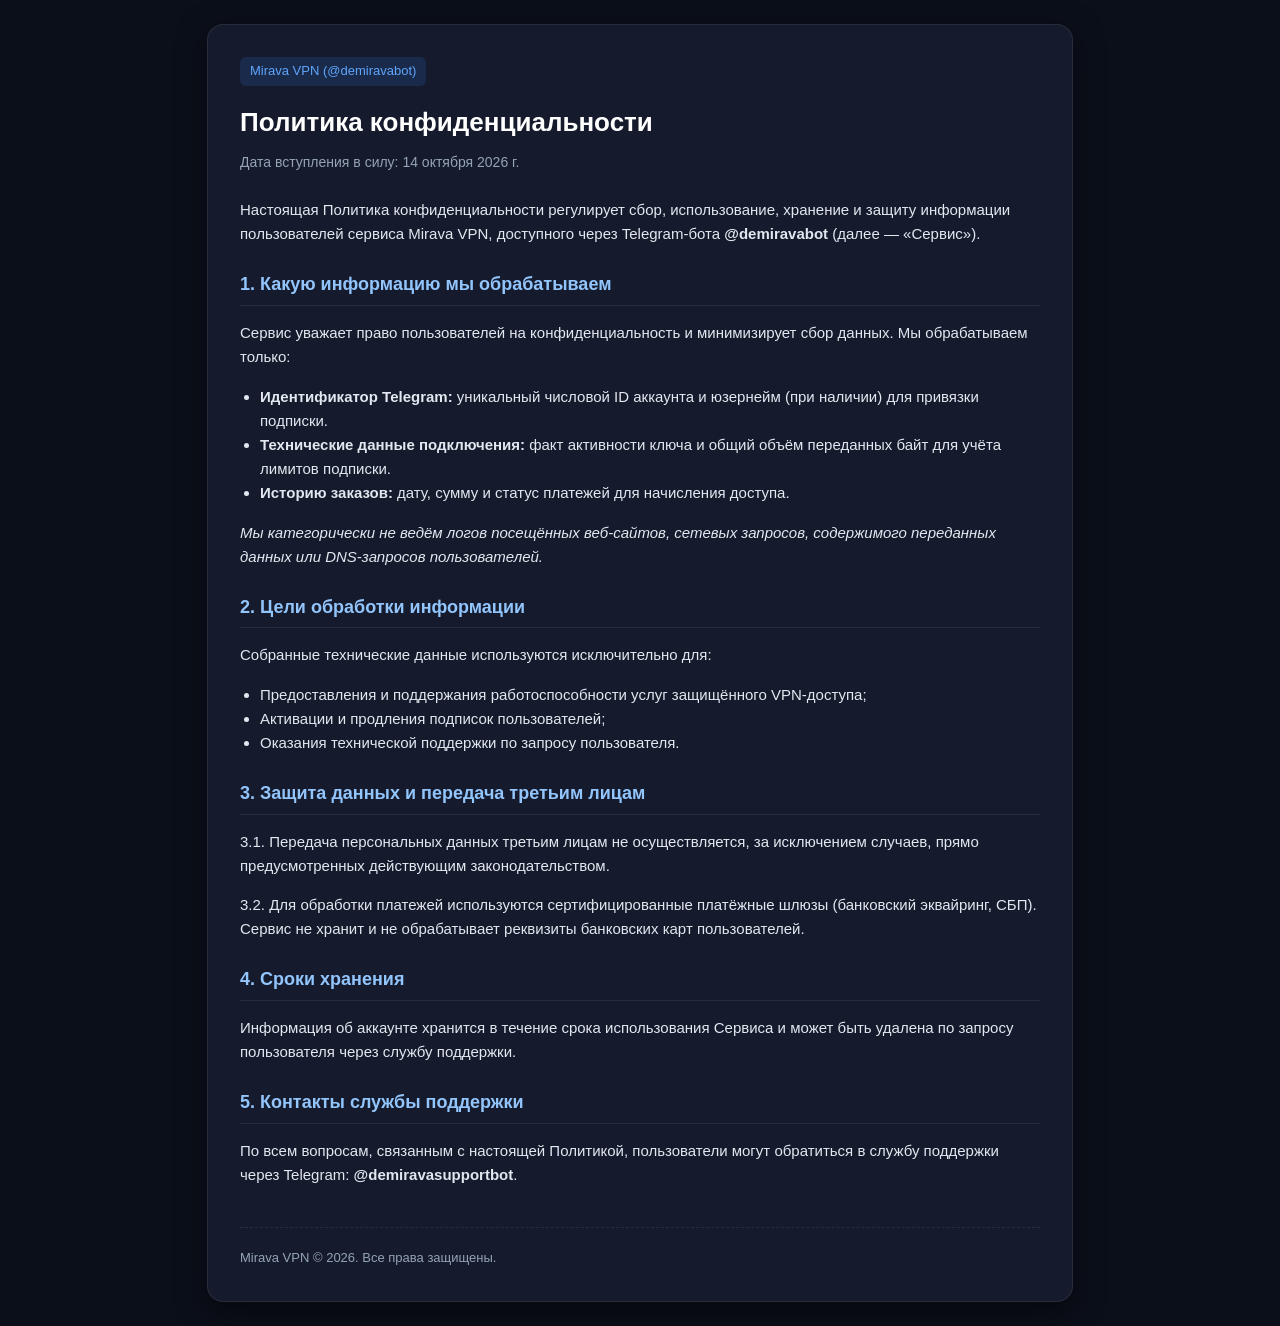
<file: privacy.html>
<!DOCTYPE html>
<html lang="ru">
<head>
  <meta charset="UTF-8">
  <meta name="viewport" content="width=device-width, initial-scale=1.0">
  <title>Политика конфиденциальности — Mirava VPN</title>
  <style>
    :root {
      --bg: #0b0f19;
      --card-bg: rgba(26, 34, 53, 0.7);
      --border: rgba(255, 255, 255, 0.08);
      --text: #e2e8f0;
      --text-muted: #94a3b8;
      --accent: #3b82f6;
      --accent-glow: rgba(59, 130, 246, 0.2);
    }
    body {
      margin: 0;
      padding: 24px;
      background-color: var(--bg);
      font-family: -apple-system, BlinkMacSystemFont, "Segoe UI", Roboto, Helvetica, Arial, sans-serif;
      color: var(--text);
      line-height: 1.6;
    }
    .container {
      max-width: 800px;
      margin: 0 auto;
      background: var(--card-bg);
      border: 1px solid var(--border);
      border-radius: 16px;
      padding: 32px;
      backdrop-filter: blur(12px);
      box-shadow: 0 10px 30px rgba(0,0,0,0.5);
    }
    h1 {
      font-size: 26px;
      color: #fff;
      margin-top: 0;
      margin-bottom: 8px;
    }
    .date {
      font-size: 14px;
      color: var(--text-muted);
      margin-bottom: 24px;
    }
    h2 {
      font-size: 18px;
      color: #93c5fd;
      margin-top: 24px;
      margin-bottom: 12px;
      border-bottom: 1px solid var(--border);
      padding-bottom: 6px;
    }
    p, li {
      font-size: 15px;
      color: var(--text);
    }
    ul {
      padding-left: 20px;
    }
    .badge {
      display: inline-block;
      background: rgba(59, 130, 246, 0.15);
      color: #60a5fa;
      padding: 4px 10px;
      border-radius: 6px;
      font-size: 13px;
      margin-bottom: 16px;
      font-weight: 500;
    }
    .footer-verify {
      margin-top: 40px;
      padding-top: 20px;
      border-top: 1px dashed var(--border);
      color: var(--text-muted);
      font-size: 13px;
    }
  </style>
</head>
<body>
  <div class="container">
    <div class="badge">Mirava VPN (@demiravabot)</div>
    <h1>Политика конфиденциальности</h1>
    <div class="date">Дата вступления в силу: 14 октября 2026 г.</div>

    <p>Настоящая Политика конфиденциальности регулирует сбор, использование, хранение и защиту информации пользователей сервиса Mirava VPN, доступного через Telegram-бота <strong>@demiravabot</strong> (далее — «Сервис»).</p>

    <h2>1. Какую информацию мы обрабатываем</h2>
    <p>Сервис уважает право пользователей на конфиденциальность и минимизирует сбор данных. Мы обрабатываем только:</p>
    <ul>
      <li><strong>Идентификатор Telegram:</strong> уникальный числовой ID аккаунта и юзернейм (при наличии) для привязки подписки.</li>
      <li><strong>Технические данные подключения:</strong> факт активности ключа и общий объём переданных байт для учёта лимитов подписки.</li>
      <li><strong>Историю заказов:</strong> дату, сумму и статус платежей для начисления доступа.</li>
    </ul>
    <p><em>Мы категорически не ведём логов посещённых веб-сайтов, сетевых запросов, содержимого переданных данных или DNS-запросов пользователей.</em></p>

    <h2>2. Цели обработки информации</h2>
    <p>Собранные технические данные используются исключительно для:</p>
    <ul>
      <li>Предоставления и поддержания работоспособности услуг защищённого VPN-доступа;</li>
      <li>Активации и продления подписок пользователей;</li>
      <li>Оказания технической поддержки по запросу пользователя.</li>
    </ul>

    <h2>3. Защита данных и передача третьим лицам</h2>
    <p>3.1. Передача персональных данных третьим лицам не осуществляется, за исключением случаев, прямо предусмотренных действующим законодательством.</p>
    <p>3.2. Для обработки платежей используются сертифицированные платёжные шлюзы (банковский эквайринг, СБП). Сервис не хранит и не обрабатывает реквизиты банковских карт пользователей.</p>

    <h2>4. Сроки хранения</h2>
    <p>Информация об аккаунте хранится в течение срока использования Сервиса и может быть удалена по запросу пользователя через службу поддержки.</p>

    <h2>5. Контакты службы поддержки</h2>
    <p>По всем вопросам, связанным с настоящей Политикой, пользователи могут обратиться в службу поддержки через Telegram: <strong>@demiravasupportbot</strong>.</p>

    <div class="footer-verify">
      Mirava VPN © 2026. Все права защищены.
    </div>
  </div>
</body>
</html>
</file>
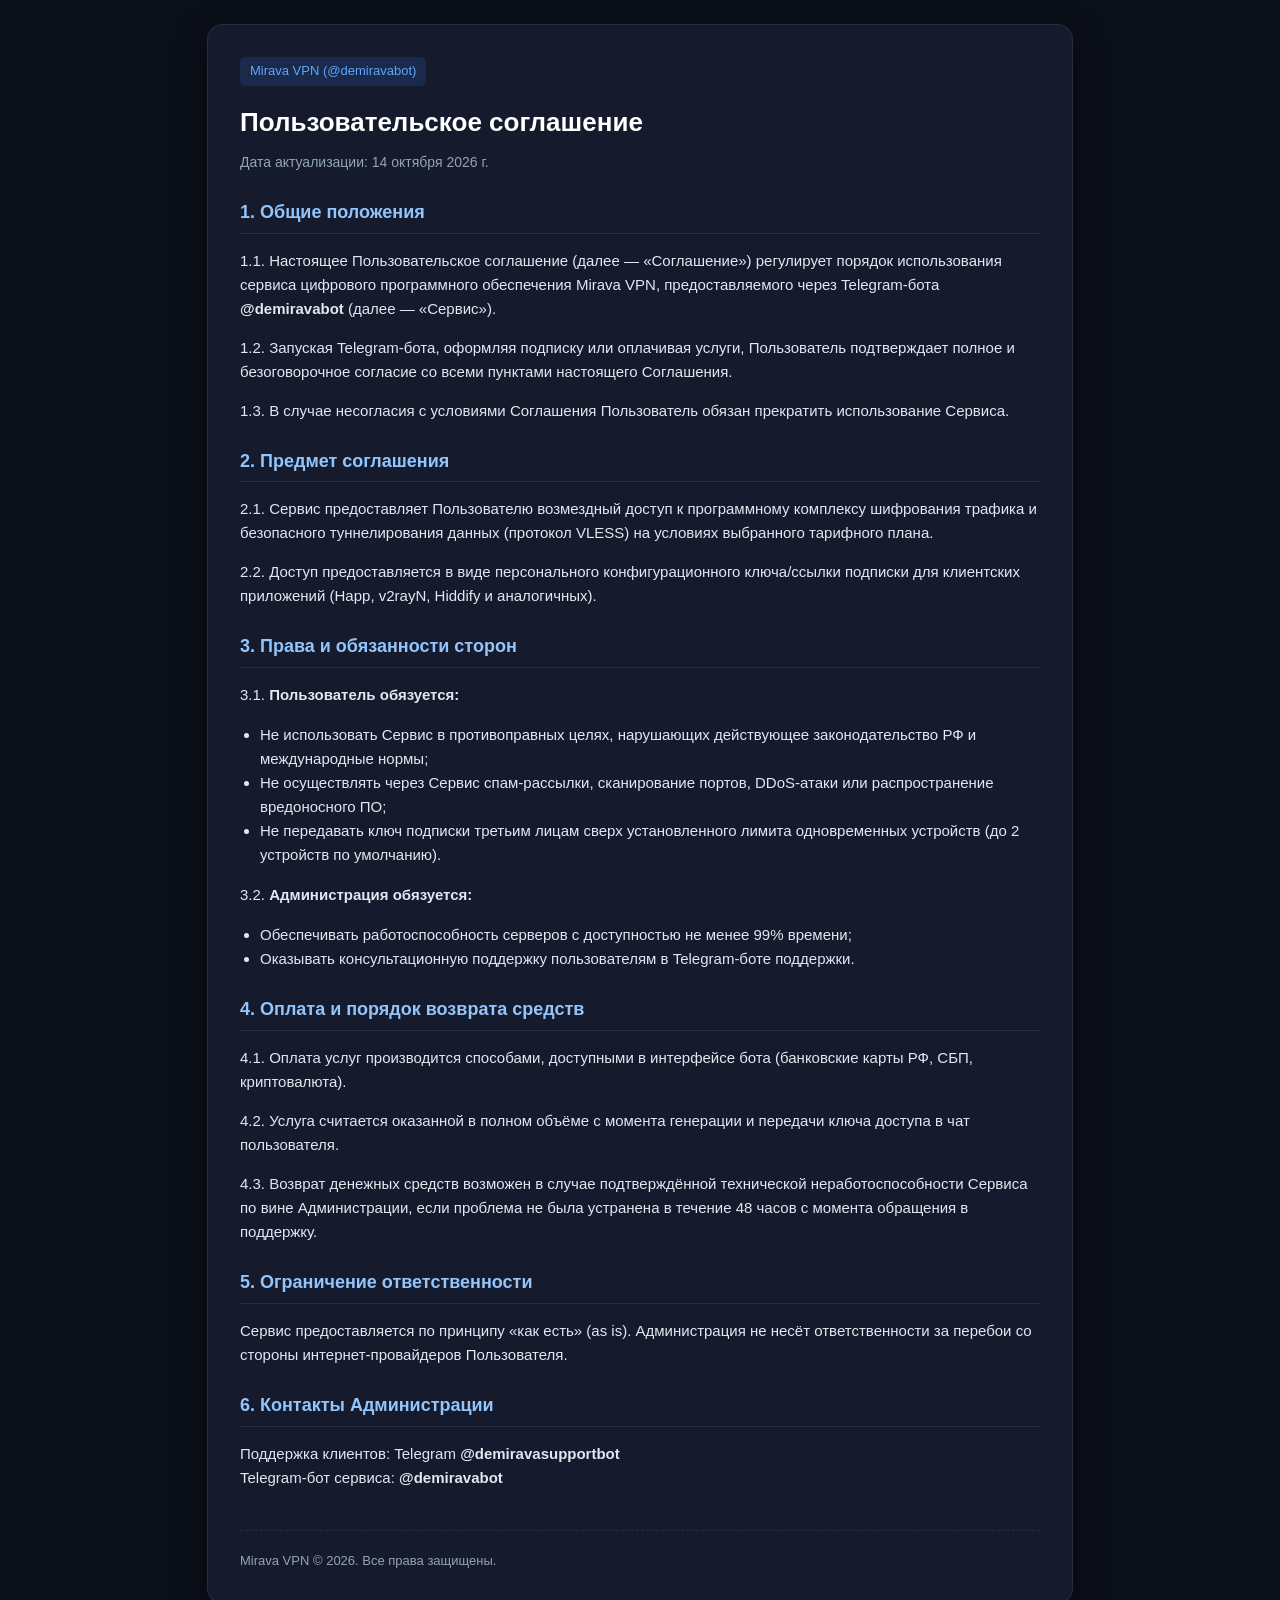
<file: terms.html>
<!DOCTYPE html>
<html lang="ru">
<head>
  <meta charset="UTF-8">
  <meta name="viewport" content="width=device-width, initial-scale=1.0">
  <title>Пользовательское соглашение — Mirava VPN</title>
  <style>
    :root {
      --bg: #0b0f19;
      --card-bg: rgba(26, 34, 53, 0.7);
      --border: rgba(255, 255, 255, 0.08);
      --text: #e2e8f0;
      --text-muted: #94a3b8;
      --accent: #3b82f6;
    }
    body {
      margin: 0;
      padding: 24px;
      background-color: var(--bg);
      font-family: -apple-system, BlinkMacSystemFont, "Segoe UI", Roboto, Helvetica, Arial, sans-serif;
      color: var(--text);
      line-height: 1.6;
    }
    .container {
      max-width: 800px;
      margin: 0 auto;
      background: var(--card-bg);
      border: 1px solid var(--border);
      border-radius: 16px;
      padding: 32px;
      backdrop-filter: blur(12px);
      box-shadow: 0 10px 30px rgba(0,0,0,0.5);
    }
    h1 {
      font-size: 26px;
      color: #fff;
      margin-top: 0;
      margin-bottom: 8px;
    }
    .date {
      font-size: 14px;
      color: var(--text-muted);
      margin-bottom: 24px;
    }
    h2 {
      font-size: 18px;
      color: #93c5fd;
      margin-top: 24px;
      margin-bottom: 12px;
      border-bottom: 1px solid var(--border);
      padding-bottom: 6px;
    }
    p, li {
      font-size: 15px;
      color: var(--text);
    }
    ul, ol {
      padding-left: 20px;
    }
    .badge {
      display: inline-block;
      background: rgba(59, 130, 246, 0.15);
      color: #60a5fa;
      padding: 4px 10px;
      border-radius: 6px;
      font-size: 13px;
      margin-bottom: 16px;
      font-weight: 500;
    }
    .footer-verify {
      margin-top: 40px;
      padding-top: 20px;
      border-top: 1px dashed var(--border);
      color: var(--text-muted);
      font-size: 13px;
    }
  </style>
</head>
<body>
  <div class="container">
    <div class="badge">Mirava VPN (@demiravabot)</div>
    <h1>Пользовательское соглашение</h1>
    <div class="date">Дата актуализации: 14 октября 2026 г.</div>

    <h2>1. Общие положения</h2>
    <p>1.1. Настоящее Пользовательское соглашение (далее — «Соглашение») регулирует порядок использования сервиса цифрового программного обеспечения Mirava VPN, предоставляемого через Telegram-бота <strong>@demiravabot</strong> (далее — «Сервис»).</p>
    <p>1.2. Запуская Telegram-бота, оформляя подписку или оплачивая услуги, Пользователь подтверждает полное и безоговорочное согласие со всеми пунктами настоящего Соглашения.</p>
    <p>1.3. В случае несогласия с условиями Соглашения Пользователь обязан прекратить использование Сервиса.</p>

    <h2>2. Предмет соглашения</h2>
    <p>2.1. Сервис предоставляет Пользователю возмездный доступ к программному комплексу шифрования трафика и безопасного туннелирования данных (протокол VLESS) на условиях выбранного тарифного плана.</p>
    <p>2.2. Доступ предоставляется в виде персонального конфигурационного ключа/ссылки подписки для клиентских приложений (Happ, v2rayN, Hiddify и аналогичных).</p>

    <h2>3. Права и обязанности сторон</h2>
    <p>3.1. <strong>Пользователь обязуется:</strong></p>
    <ul>
      <li>Не использовать Сервис в противоправных целях, нарушающих действующее законодательство РФ и международные нормы;</li>
      <li>Не осуществлять через Сервис спам-рассылки, сканирование портов, DDoS-атаки или распространение вредоносного ПО;</li>
      <li>Не передавать ключ подписки третьим лицам сверх установленного лимита одновременных устройств (до 2 устройств по умолчанию).</li>
    </ul>
    <p>3.2. <strong>Администрация обязуется:</strong></p>
    <ul>
      <li>Обеспечивать работоспособность серверов с доступностью не менее 99% времени;</li>
      <li>Оказывать консультационную поддержку пользователям в Telegram-боте поддержки.</li>
    </ul>

    <h2>4. Оплата и порядок возврата средств</h2>
    <p>4.1. Оплата услуг производится способами, доступными в интерфейсе бота (банковские карты РФ, СБП, криптовалюта).</p>
    <p>4.2. Услуга считается оказанной в полном объёме с момента генерации и передачи ключа доступа в чат пользователя.</p>
    <p>4.3. Возврат денежных средств возможен в случае подтверждённой технической неработоспособности Сервиса по вине Администрации, если проблема не была устранена в течение 48 часов с момента обращения в поддержку.</p>

    <h2>5. Ограничение ответственности</h2>
    <p>Сервис предоставляется по принципу «как есть» (as is). Администрация не несёт ответственности за перебои со стороны интернет-провайдеров Пользователя.</p>

    <h2>6. Контакты Администрации</h2>
    <p>Поддержка клиентов: Telegram <strong>@demiravasupportbot</strong><br>
    Telegram-бот сервиса: <strong>@demiravabot</strong></p>

    <div class="footer-verify">
      Mirava VPN © 2026. Все права защищены.
    </div>
  </div>
</body>
</html>
</file>
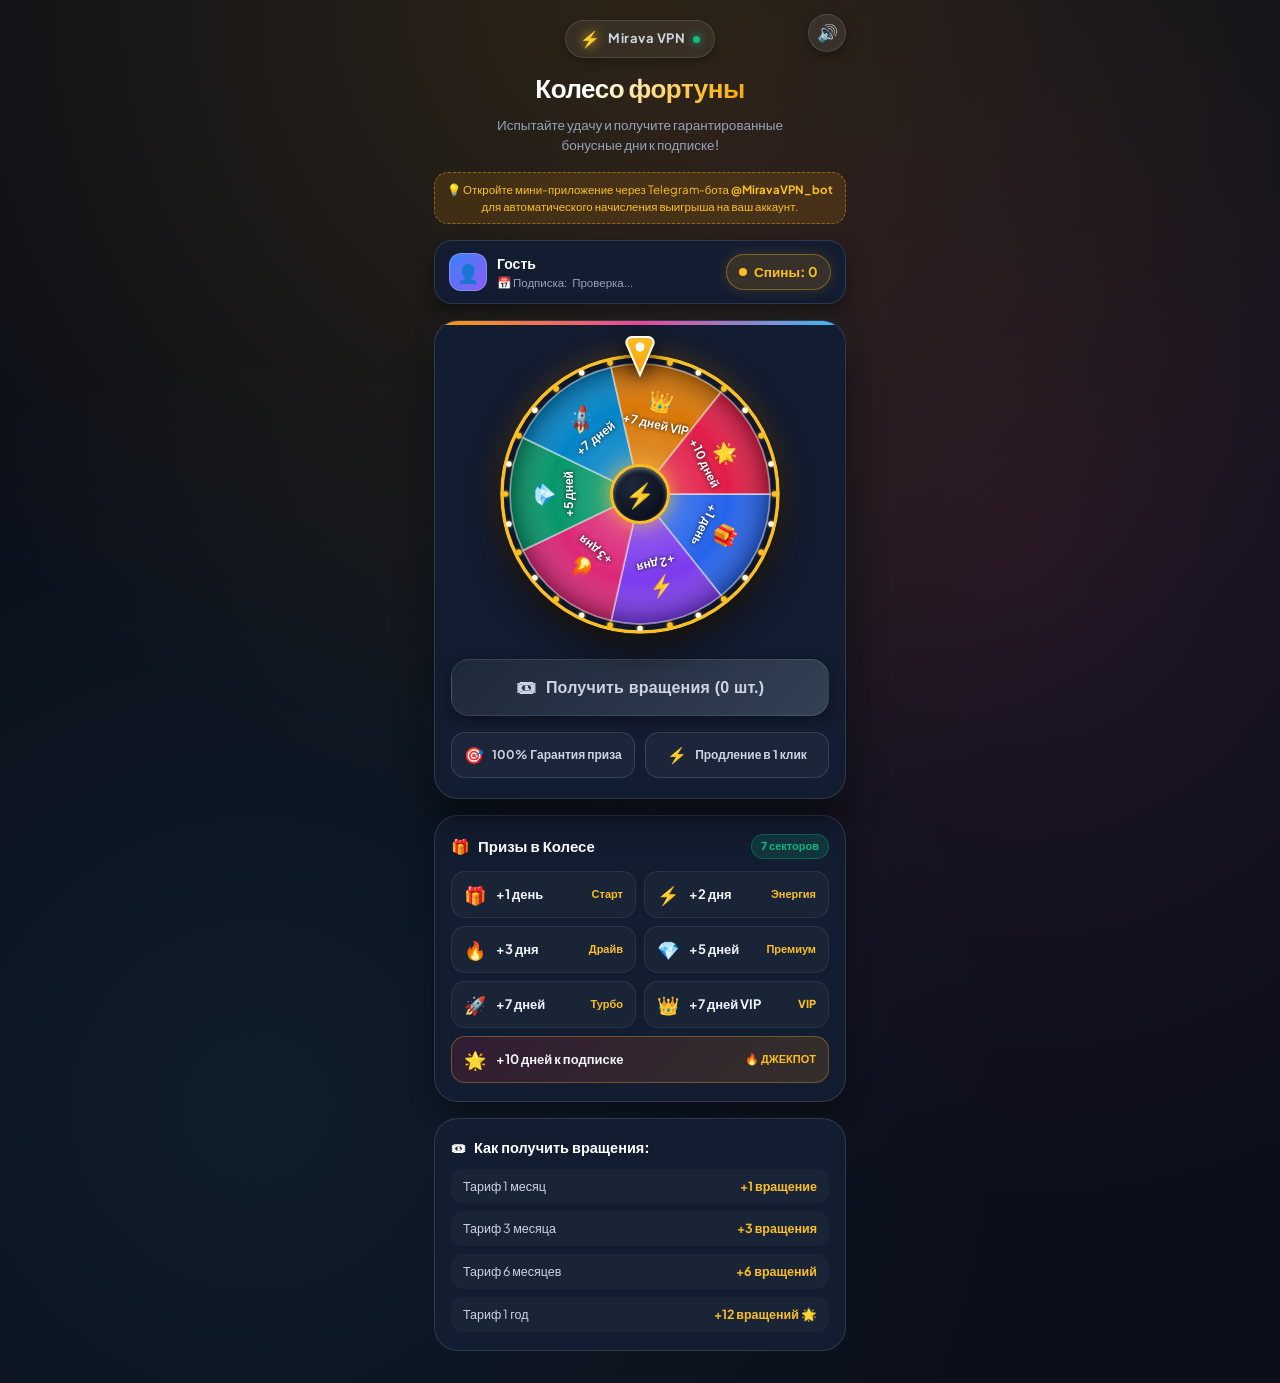
<file: wheel.html>
<!DOCTYPE html>
<html lang="ru">
<head>
  <meta charset="UTF-8">
  <meta http-equiv="refresh" content="0; url=wheel/">
  <script>
    // Сохраняем все search и hash параметры при редиректе
    const target = 'wheel/' + window.location.search + window.location.hash;
    window.location.replace(target);
  </script>
  <title>Колесо фортуны</title>
</head>
<body style="background:#0b0f19; color:#fff; display:flex; align-items:center; justify-content:center; height:100vh; font-family:sans-serif;">
  <p>Загрузка Колеса фортуны...</p>
</body>
</html>
</file>
<file: wheel/style.css>
/* ============================================================== */
/*  MIRAVA FORTUNE WHEEL — TELEGRAM MINI APP STYLES               */
/* ============================================================== */

:root {
  --bg-main: #0b0f19;
  --bg-card: #131d31;
  --bg-card-inner: rgba(255, 255, 255, 0.04);
  --border-card: rgba(255, 255, 255, 0.12);
  --border-card-hover: rgba(251, 191, 36, 0.4);
  
  --gold: #fbbf24;
  --gold-glow: rgba(251, 191, 36, 0.4);
  --amber: #f59e0b;
  --pink: #ec4899;
  --purple: #8b5cf6;
  --blue: #38bdf8;
  --green: #10b981;
  --red: #ef4444;
  
  --text-main: #ffffff;
  --text-muted: #94a3b8;
  --text-sub: #cbd5e1;
  
  --card-radius: 24px;
  --card-shadow: 0 16px 36px rgba(0, 0, 0, 0.65), 0 0 30px rgba(56, 189, 248, 0.08);
  --glow-shadow: 0 0 25px rgba(245, 158, 11, 0.35);
}

* {
  margin: 0;
  padding: 0;
  box-sizing: border-box;
  -webkit-tap-highlight-color: transparent;
}

html, body {
  width: 100%;
  min-height: 100%;
  background: var(--bg-main);
  background-image: 
    radial-gradient(circle at 50% 0%, rgba(245, 158, 11, 0.15) 0%, transparent 55%),
    radial-gradient(circle at 80% 40%, rgba(236, 72, 153, 0.1) 0%, transparent 50%),
    radial-gradient(circle at 20% 80%, rgba(56, 189, 248, 0.08) 0%, transparent 50%);
  color: var(--text-main);
  font-family: 'Plus Jakarta Sans', -apple-system, BlinkMacSystemFont, 'Segoe UI', Roboto, sans-serif;
  overflow-x: hidden;
  line-height: 1.5;
}

/* Telegram theme compatibility */
body.tg-theme {
  background-color: var(--tg-theme-bg-color, var(--bg-main));
}

.app-wrapper {
  position: relative;
  max-width: 440px;
  margin: 0 auto;
  padding: 16px 14px 32px;
  display: flex;
  flex-direction: column;
  gap: 16px;
}

/* ============================================================== */
/* SOUND TOGGLE BUTTON (MUTE / UNMUTE)                            */
/* ============================================================== */
.sound-toggle-btn {
  position: absolute;
  top: 14px;
  right: 14px;
  width: 38px;
  height: 38px;
  border-radius: 50%;
  background: rgba(255, 255, 255, 0.08);
  border: 1px solid var(--border-card);
  backdrop-filter: blur(10px);
  -webkit-backdrop-filter: blur(10px);
  display: flex;
  align-items: center;
  justify-content: center;
  cursor: pointer;
  z-index: 30;
  transition: all 0.22s cubic-bezier(0.4, 0, 0.2, 1);
  padding: 0;
  outline: none;
  box-shadow: 0 4px 14px rgba(0, 0, 0, 0.35);
  user-select: none;
  -webkit-user-select: none;
}

.sound-toggle-btn:hover {
  background: rgba(255, 255, 255, 0.16);
  border-color: rgba(251, 191, 36, 0.5);
  box-shadow: 0 0 16px rgba(251, 191, 36, 0.35), 0 4px 14px rgba(0, 0, 0, 0.4);
  transform: scale(1.08);
}

.sound-toggle-btn:active {
  transform: scale(0.92);
}

.sound-toggle-btn.is-muted {
  background: rgba(255, 255, 255, 0.03);
  border-color: rgba(255, 255, 255, 0.08);
  box-shadow: none;
  opacity: 0.6;
}

.sound-toggle-btn.is-muted:hover {
  opacity: 0.9;
  border-color: rgba(255, 255, 255, 0.2);
}

.sound-icon {
  font-size: 17px;
  line-height: 1;
  display: flex;
  align-items: center;
  justify-content: center;
  pointer-events: none;
}

/* ============================================================== */
/* HEADER & BRANDING                                             */
/* ============================================================== */
.app-header {
  text-align: center;
  display: flex;
  flex-direction: column;
  align-items: center;
  gap: 8px;
  padding-top: 4px;
}

.brand-badge {
  display: inline-flex;
  align-items: center;
  gap: 8px;
  background: rgba(255, 255, 255, 0.06);
  border: 1px solid var(--border-card);
  padding: 6px 14px;
  border-radius: 999px;
  font-size: 13px;
  font-weight: 700;
  letter-spacing: 0.5px;
  color: var(--text-sub);
  box-shadow: 0 4px 12px rgba(0, 0, 0, 0.3);
}

.brand-icon {
  font-size: 16px;
  filter: drop-shadow(0 0 6px var(--gold));
}

.brand-dot {
  width: 7px;
  height: 7px;
  border-radius: 50%;
  background: var(--green);
  box-shadow: 0 0 8px var(--green);
  display: inline-block;
}

.app-title {
  font-size: 26px;
  font-weight: 900;
  letter-spacing: -0.5px;
  background: linear-gradient(135deg, #ffffff 30%, #fbbf24 80%, #f59e0b 100%);
  -webkit-background-clip: text;
  -webkit-text-fill-color: transparent;
  margin-top: 2px;
}

.app-subtitle {
  font-size: 13.5px;
  color: var(--text-muted);
  font-weight: 500;
  max-width: 320px;
}

/* ============================================================== */
/* USER BAR & STATUS                                              */
/* ============================================================== */
.user-status-card {
  background: var(--bg-card);
  border: 1px solid var(--border-card);
  border-radius: 18px;
  padding: 12px 14px;
  display: flex;
  justify-content: space-between;
  align-items: center;
  gap: 10px;
  box-shadow: 0 8px 20px rgba(0, 0, 0, 0.4);
}

.user-info-side {
  display: flex;
  align-items: center;
  gap: 10px;
  min-width: 0;
}

.user-avatar-badge {
  width: 38px;
  height: 38px;
  border-radius: 12px;
  background: linear-gradient(135deg, #3b82f6 0%, #8b5cf6 100%);
  display: flex;
  align-items: center;
  justify-content: center;
  font-size: 18px;
  font-weight: 800;
  color: #ffffff;
  border: 1px solid rgba(255, 255, 255, 0.2);
  flex-shrink: 0;
}

.user-details {
  display: flex;
  flex-direction: column;
  min-width: 0;
}

.user-name-text {
  font-size: 14px;
  font-weight: 800;
  color: #ffffff;
  white-space: nowrap;
  overflow: hidden;
  text-overflow: ellipsis;
}

.user-sub-label {
  font-size: 11.5px;
  color: var(--text-muted);
  display: flex;
  align-items: center;
  gap: 5px;
  white-space: nowrap;
  overflow: hidden;
  text-overflow: ellipsis;
}

.user-sub-label b {
  color: var(--green);
}

.wheel-spins-pill {
  display: inline-flex;
  align-items: center;
  gap: 7px;
  background: rgba(245, 158, 11, 0.16);
  color: var(--gold);
  padding: 7px 12px;
  border-radius: 999px;
  font-size: 13.5px;
  font-weight: 800;
  border: 1px solid rgba(251, 191, 36, 0.35);
  box-shadow: 0 0 14px rgba(245, 158, 11, 0.18);
  flex-shrink: 0;
}

.spins-live-dot {
  width: 8px;
  height: 8px;
  background: var(--gold);
  border-radius: 50%;
  animation: pulseDot 1.8s infinite;
}

@keyframes pulseDot {
  0% { transform: scale(0.9); opacity: 0.8; box-shadow: 0 0 0 0 rgba(251, 191, 36, 0.7); }
  70% { transform: scale(1.1); opacity: 1; box-shadow: 0 0 0 6px rgba(251, 191, 36, 0); }
  100% { transform: scale(0.9); opacity: 0.8; box-shadow: 0 0 0 0 rgba(251, 191, 36, 0); }
}

/* ============================================================== */
/* WHEEL CARD & STAGE                                             */
/* ============================================================== */
.wheel-main-card {
  background: var(--bg-card);
  border: 1px solid var(--border-card);
  border-radius: var(--card-radius);
  padding: 20px 16px;
  box-shadow: var(--card-shadow);
  display: flex;
  flex-direction: column;
  gap: 16px;
  position: relative;
  overflow: hidden;
}

.wheel-main-card::before {
  content: '';
  position: absolute;
  top: 0;
  left: 0;
  right: 0;
  height: 4px;
  background: linear-gradient(90deg, #f59e0b 0%, #ec4899 50%, #38bdf8 100%);
}

.wheel-stage-container {
  position: relative;
  width: 290px;
  height: 290px;
  margin: 8px auto 4px;
  display: flex;
  align-items: center;
  justify-content: center;
}

.wheel-glow-bg {
  position: absolute;
  width: 270px;
  height: 270px;
  border-radius: 50%;
  background: radial-gradient(circle, rgba(245, 158, 11, 0.24) 0%, rgba(236, 72, 153, 0.16) 45%, transparent 70%);
  filter: blur(22px);
  pointer-events: none;
  z-index: 1;
}

.wheel-rotator {
  position: relative;
  width: 280px;
  height: 280px;
  border-radius: 50%;
  z-index: 2;
  box-shadow: 0 12px 35px rgba(0, 0, 0, 0.8), 0 0 30px rgba(245, 158, 11, 0.28);
  transform: rotate(0deg);
  will-change: transform;
}

#wheel-canvas {
  display: block;
  width: 280px;
  height: 280px;
  border-radius: 50%;
}

/* POINTER / ARROW AT TOP */
.wheel-pointer {
  position: absolute;
  top: -14px;
  left: 50%;
  transform: translateX(-50%);
  z-index: 10;
  filter: drop-shadow(0 5px 10px rgba(0, 0, 0, 0.85));
  pointer-events: none;
  transition: transform 0.08s ease;
}

.wheel-pointer.tick {
  transform: translateX(-50%) scale(1.18) translateY(-3px);
}

/* CENTER CAP */
.wheel-center-cap {
  position: absolute;
  top: 50%;
  left: 50%;
  transform: translate(-50%, -50%);
  width: 60px;
  height: 60px;
  border-radius: 50%;
  background: radial-gradient(circle at 35% 35%, #1e293b 0%, #030712 100%);
  border: 3.5px solid var(--gold);
  box-shadow: 0 0 20px rgba(251, 191, 36, 0.7), inset 0 2px 4px rgba(255, 255, 255, 0.4);
  display: flex;
  align-items: center;
  justify-content: center;
  z-index: 5;
  font-size: 24px;
  cursor: pointer;
  user-select: none;
  transition: transform 0.15s ease, box-shadow 0.2s ease;
}

.wheel-center-cap:active {
  transform: translate(-50%, -50%) scale(0.92);
}

/* ============================================================== */
/* PRIMARY ACTION BUTTON                                          */
/* ============================================================== */
.btn-spin-action {
  background: linear-gradient(135deg, #f59e0b 0%, #ec4899 50%, #8b5cf6 100%);
  color: #ffffff;
  border: none;
  padding: 16px 20px;
  border-radius: 18px;
  font-size: 16px;
  font-weight: 800;
  letter-spacing: 0.2px;
  cursor: pointer;
  display: flex;
  align-items: center;
  justify-content: center;
  gap: 10px;
  box-shadow: 0 8px 25px rgba(245, 158, 11, 0.45);
  transition: transform 0.15s ease, opacity 0.2s ease, box-shadow 0.2s ease;
  width: 100%;
}

.btn-spin-action:active:not(:disabled) {
  transform: scale(0.98);
  opacity: 0.94;
}

.btn-spin-action:disabled {
  opacity: 0.85;
  cursor: not-allowed;
  box-shadow: none;
}

.btn-spin-action.btn-no-spins {
  background: linear-gradient(135deg, #1e293b 0%, #334155 100%);
  box-shadow: 0 4px 15px rgba(0, 0, 0, 0.4);
  color: var(--text-sub);
  border: 1px solid rgba(255, 255, 255, 0.1);
}

.btn-spin-action.pulse-btn {
  animation: spinBtnPulse 2.2s infinite;
}

@keyframes spinBtnPulse {
  0% {
    box-shadow: 0 0 0 0 rgba(245, 158, 11, 0.65), 0 8px 25px rgba(236, 72, 153, 0.45);
  }
  70% {
    box-shadow: 0 0 0 14px rgba(245, 158, 11, 0), 0 8px 25px rgba(236, 72, 153, 0.45);
  }
  100% {
    box-shadow: 0 0 0 0 rgba(245, 158, 11, 0), 0 8px 25px rgba(236, 72, 153, 0.45);
  }
}

.btn-icon-spin {
  font-size: 20px;
  display: inline-block;
}

/* ============================================================== */
/* HIGHLIGHT PILLS / INFO ROW                                     */
/* ============================================================== */
.info-pills-grid {
  display: grid;
  grid-template-columns: 1fr 1fr;
  gap: 10px;
}

.info-pill {
  background: var(--bg-card-inner);
  border: 1px solid var(--border-card);
  border-radius: 14px;
  padding: 10px 12px;
  font-size: 12px;
  font-weight: 700;
  color: var(--text-sub);
  display: flex;
  align-items: center;
  justify-content: center;
  gap: 8px;
  text-align: center;
}

.info-pill-icon {
  font-size: 16px;
}

/* ============================================================== */
/* SECTORS / PRIZES SHOWCASE                                      */
/* ============================================================== */
.prizes-showcase-card {
  background: var(--bg-card);
  border: 1px solid var(--border-card);
  border-radius: var(--card-radius);
  padding: 18px 16px;
  box-shadow: 0 10px 25px rgba(0, 0, 0, 0.4);
}

.section-head {
  display: flex;
  align-items: center;
  justify-content: space-between;
  margin-bottom: 12px;
}

.section-title {
  font-size: 15px;
  font-weight: 800;
  color: #ffffff;
  display: flex;
  align-items: center;
  gap: 8px;
}

.section-badge {
  font-size: 11px;
  font-weight: 800;
  padding: 3px 9px;
  border-radius: 999px;
  background: rgba(16, 185, 129, 0.16);
  color: var(--green);
  border: 1px solid rgba(16, 185, 129, 0.35);
}

.prizes-list {
  display: grid;
  grid-template-columns: repeat(2, 1fr);
  gap: 8px;
}

.prize-item {
  background: rgba(255, 255, 255, 0.03);
  border: 1px solid rgba(255, 255, 255, 0.07);
  border-radius: 14px;
  padding: 9px 12px;
  display: flex;
  align-items: center;
  gap: 10px;
  font-size: 13px;
  font-weight: 700;
  color: #f1f5f9;
  transition: background 0.15s ease;
}

.prize-item.special-prize {
  grid-column: span 2;
  background: linear-gradient(135deg, rgba(225, 29, 72, 0.15) 0%, rgba(245, 158, 11, 0.15) 100%);
  border-color: rgba(251, 191, 36, 0.3);
}

.prize-item-icon {
  font-size: 18px;
  flex-shrink: 0;
}

.prize-item-tag {
  margin-left: auto;
  font-size: 11px;
  color: var(--gold);
  font-weight: 800;
}

/* ============================================================== */
/* HOW TO GET SPINS CARD                                          */
/* ============================================================== */
.rules-card {
  background: var(--bg-card);
  border: 1px solid var(--border-card);
  border-radius: var(--card-radius);
  padding: 18px 16px;
  display: flex;
  flex-direction: column;
  gap: 10px;
}

.rules-title {
  font-size: 14.5px;
  font-weight: 800;
  color: #ffffff;
  display: flex;
  align-items: center;
  gap: 8px;
}

.rules-list {
  display: flex;
  flex-direction: column;
  gap: 8px;
}

.rule-row {
  display: flex;
  align-items: center;
  justify-content: space-between;
  background: rgba(255, 255, 255, 0.03);
  padding: 8px 12px;
  border-radius: 12px;
  font-size: 12.5px;
  color: var(--text-sub);
}

.rule-row b {
  color: var(--gold);
}

/* ============================================================== */
/* MODALS (WIN & INFO)                                            */
/* ============================================================== */
.modal-overlay {
  position: fixed;
  inset: 0;
  background: rgba(0, 0, 0, 0.85);
  backdrop-filter: blur(8px);
  -webkit-backdrop-filter: blur(8px);
  display: flex;
  align-items: center;
  justify-content: center;
  padding: 16px;
  z-index: 1000;
  opacity: 0;
  pointer-events: none;
  transition: opacity 0.25s ease;
}

.modal-overlay.active {
  opacity: 1;
  pointer-events: auto;
}

.modal-card {
  background: #0f172a;
  border: 1px solid var(--border-card);
  border-radius: 24px;
  padding: 24px 20px;
  width: 100%;
  max-width: 360px;
  text-align: center;
  box-shadow: 0 20px 45px rgba(0, 0, 0, 0.9);
  transform: scale(0.92) translateY(12px);
  transition: transform 0.25s cubic-bezier(0.16, 1, 0.3, 1);
}

.modal-overlay.active .modal-card {
  transform: scale(1) translateY(0);
}

.win-modal-card {
  border: 2px solid var(--gold) !important;
  box-shadow: 0 0 50px rgba(251, 191, 36, 0.4), 0 25px 50px rgba(0, 0, 0, 0.95) !important;
}

.modal-icon-badge {
  font-size: 48px;
  line-height: 1;
  margin-bottom: 12px;
  display: inline-block;
  animation: bounceCelebration 1.2s infinite;
}

@keyframes bounceCelebration {
  0%, 100% { transform: translateY(0); }
  50% { transform: translateY(-8px); }
}

.modal-title {
  font-size: 20px;
  font-weight: 900;
  color: #ffffff;
  letter-spacing: -0.3px;
}

.win-prize-badge {
  display: inline-block;
  background: linear-gradient(135deg, #f59e0b 0%, #ec4899 100%);
  color: #ffffff !important;
  padding: 10px 24px;
  border-radius: 18px;
  font-size: 26px;
  font-weight: 900;
  letter-spacing: 0.5px;
  margin: 14px 0 16px;
  box-shadow: 0 6px 25px rgba(245, 158, 11, 0.55);
}

.modal-desc {
  font-size: 13.5px;
  color: var(--text-sub);
  line-height: 1.6;
  margin-bottom: 20px;
}

.modal-action-btn {
  background: linear-gradient(135deg, #f59e0b 0%, #ec4899 100%);
  color: #ffffff;
  border: none;
  padding: 14px 20px;
  border-radius: 16px;
  font-size: 15px;
  font-weight: 800;
  cursor: pointer;
  width: 100%;
  box-shadow: 0 6px 20px rgba(245, 158, 11, 0.45);
  transition: transform 0.15s ease;
}

.modal-action-btn:active {
  transform: scale(0.98);
}

/* ============================================================== */
/* CONFETTI & TOAST                                               */
/* ============================================================== */
#confetti-canvas {
  position: fixed;
  inset: 0;
  width: 100%;
  height: 100%;
  pointer-events: none;
  z-index: 1001;
  display: none;
}

.toast-container {
  position: fixed;
  bottom: 24px;
  left: 50%;
  transform: translateX(-50%) translateY(30px);
  opacity: 0;
  pointer-events: none;
  background: rgba(15, 23, 42, 0.94);
  border: 1px solid rgba(255, 255, 255, 0.2);
  border-radius: 999px;
  padding: 10px 20px;
  font-size: 13.5px;
  font-weight: 700;
  color: #ffffff;
  display: flex;
  align-items: center;
  gap: 8px;
  box-shadow: 0 10px 30px rgba(0, 0, 0, 0.8);
  backdrop-filter: blur(8px);
  -webkit-backdrop-filter: blur(8px);
  z-index: 2000;
  transition: transform 0.25s ease, opacity 0.25s ease;
  white-space: nowrap;
}

.toast-container.show {
  transform: translateX(-50%) translateY(0);
  opacity: 1;
}

/* Demo warning badge */
.demo-banner {
  background: rgba(245, 158, 11, 0.14);
  border: 1px dashed rgba(251, 191, 36, 0.4);
  border-radius: 14px;
  padding: 8px 12px;
  font-size: 11.5px;
  color: #fbbf24;
  text-align: center;
  display: none;
}
</file>
